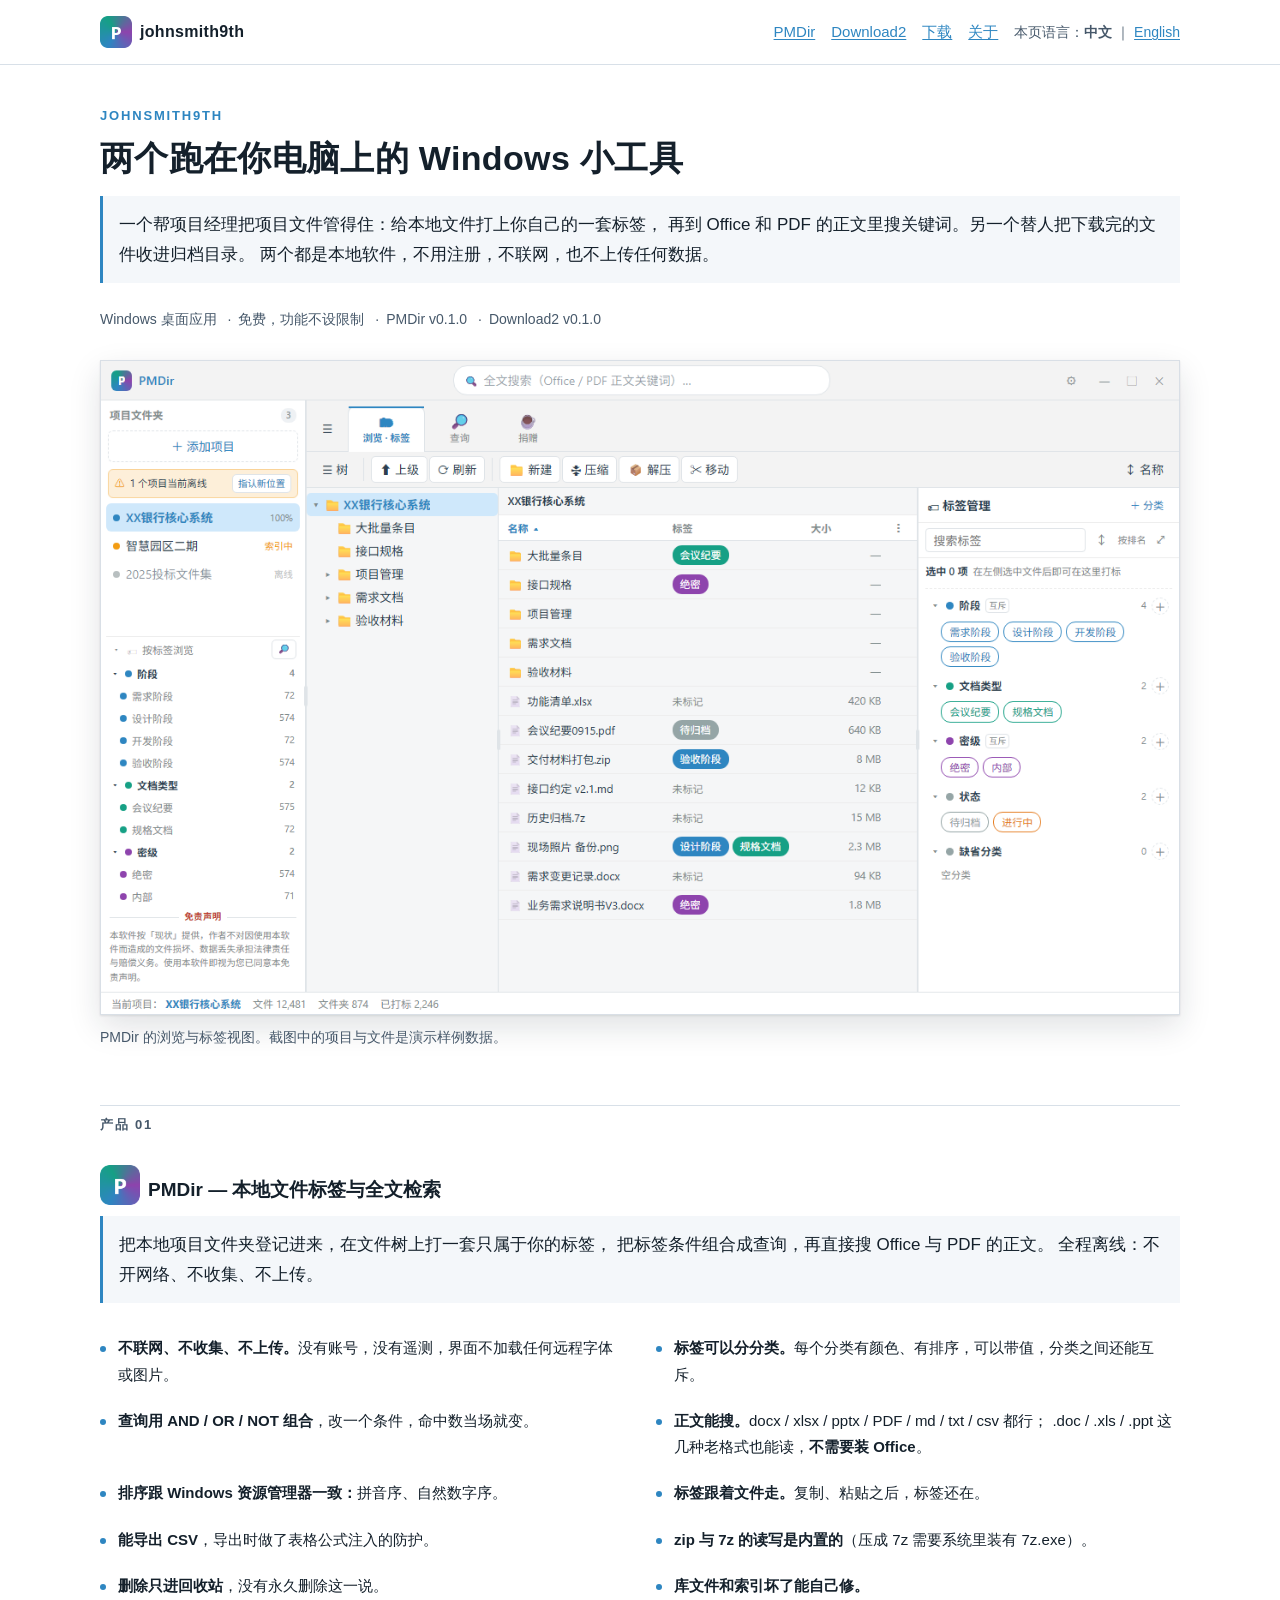
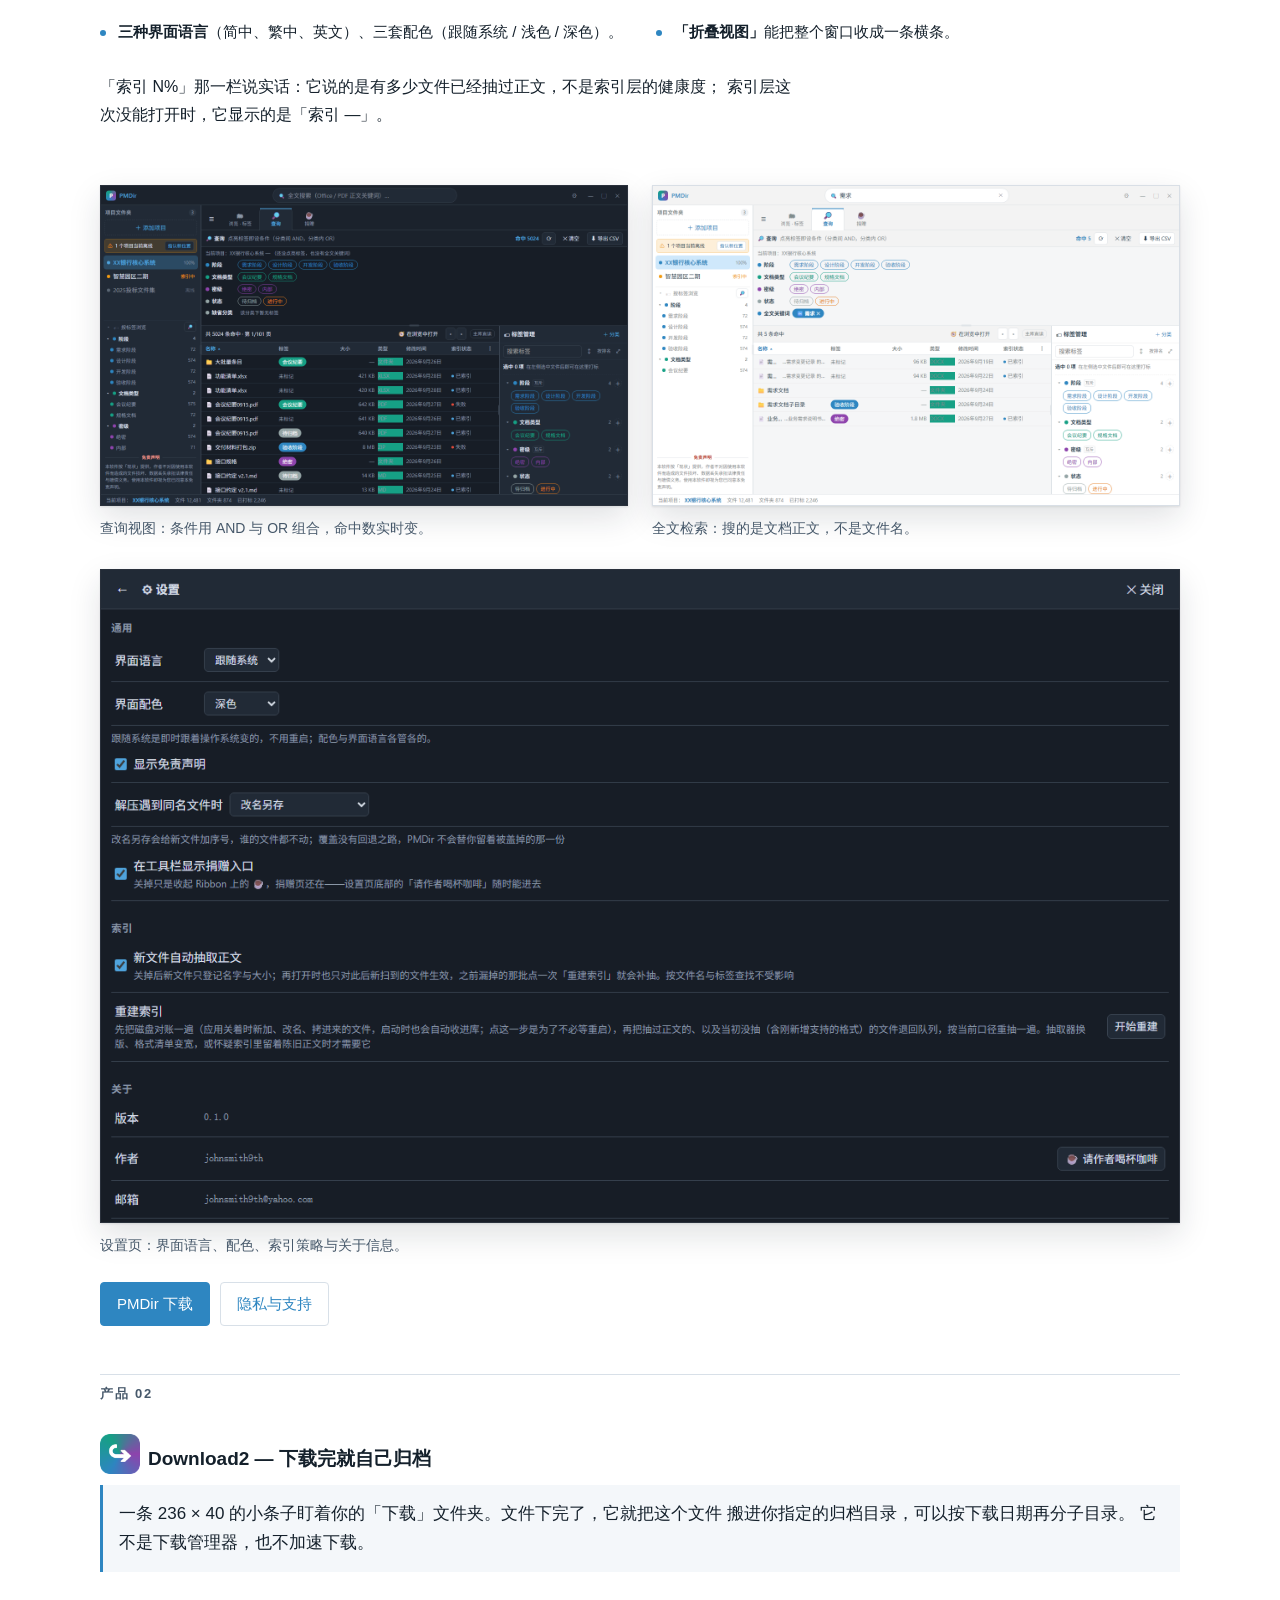
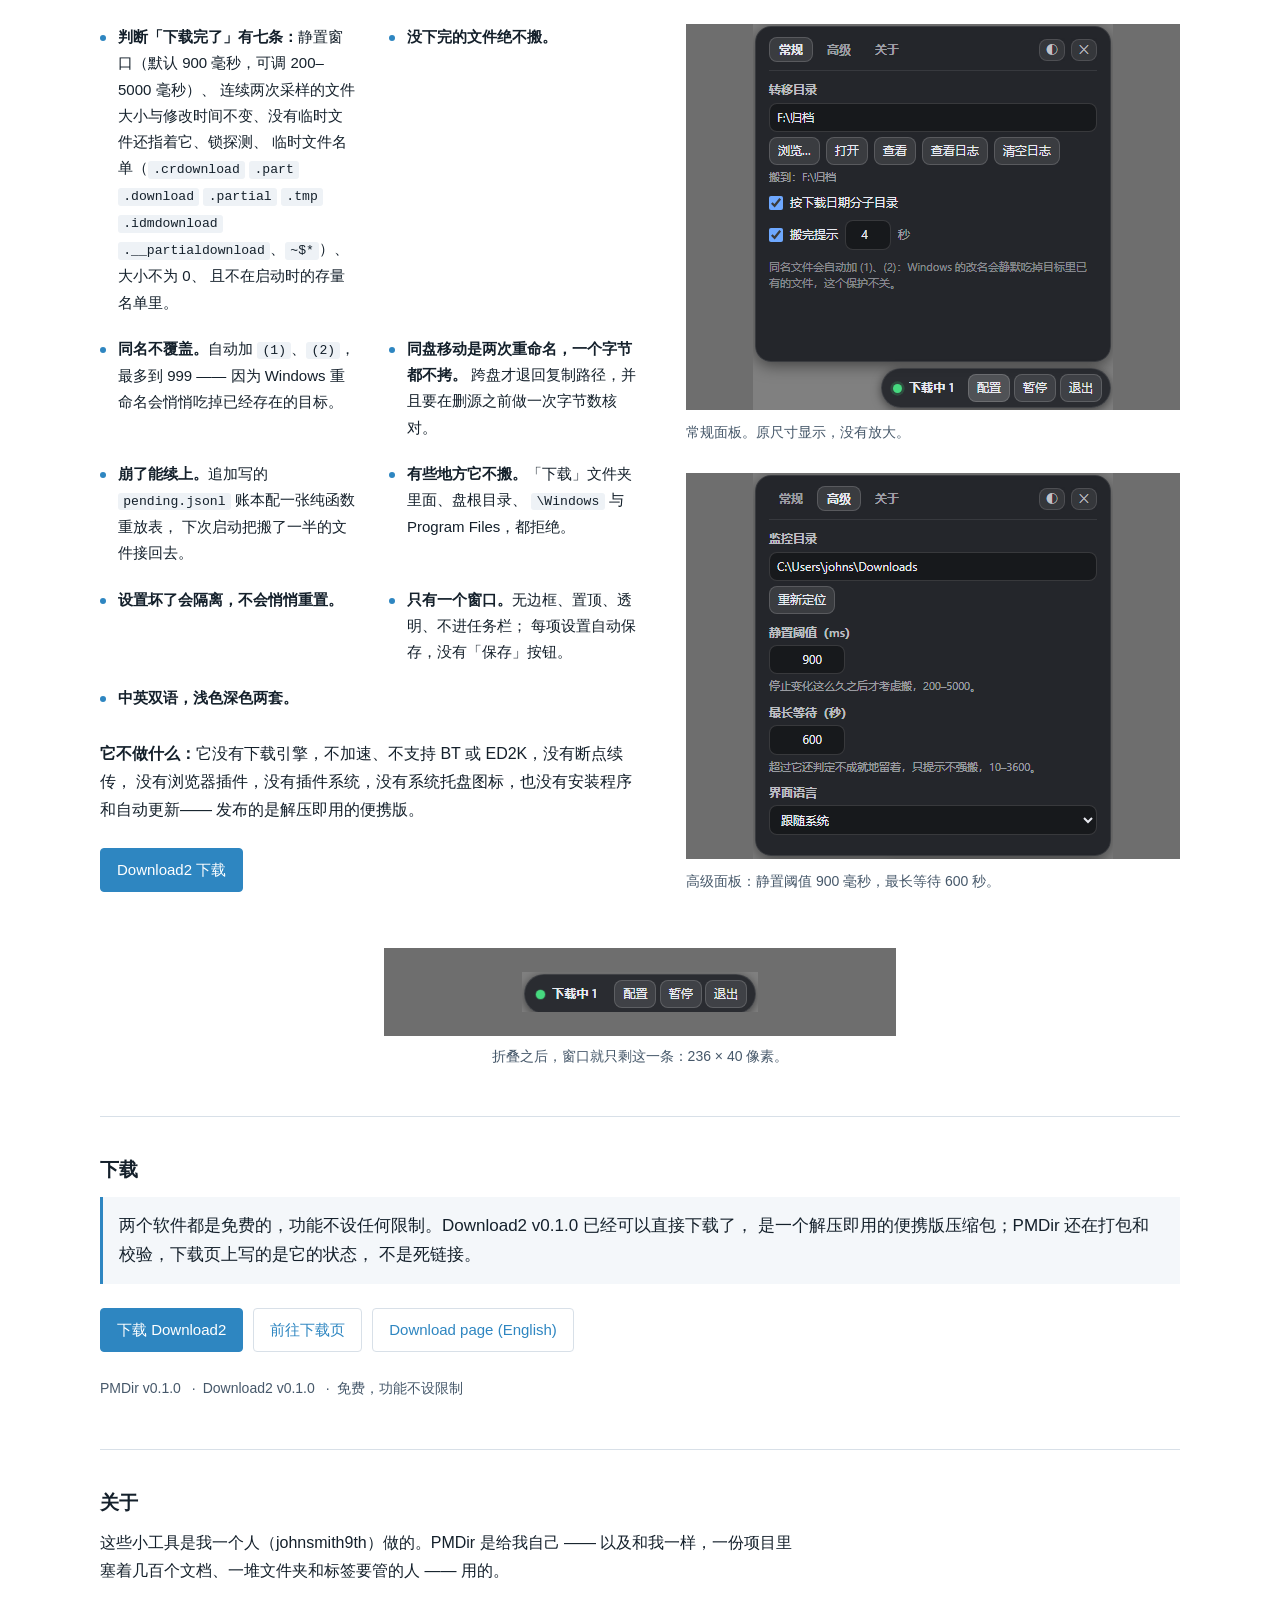
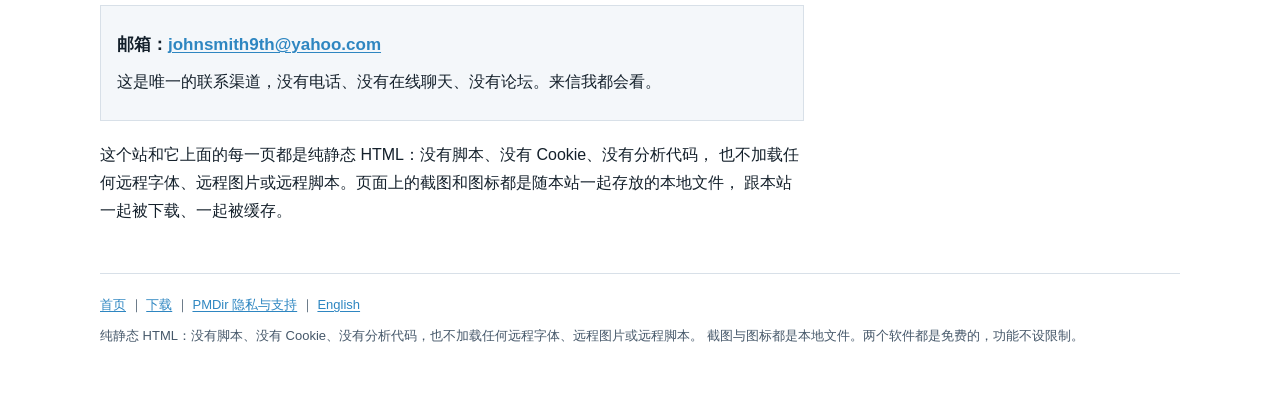
<file: docs/index.html>
<!DOCTYPE html>
<html lang="zh-CN">
  <head>
    <meta charset="utf-8" />
    <meta name="viewport" content="width=device-width, initial-scale=1" />
    <title>johnsmith9th 的小工具 — PMDir 与 Download2</title>
    <meta
      name="description"
      content="两个跑在你自己电脑上的 Windows 小工具：PMDir 给本地文件打标签并做全文检索，Download2 把下载完成的文件自动收进归档目录。免费，功能不设限制。"
    />
    <link rel="stylesheet" href="styles.css" />
  </head>
  <body>
    <header class="site">
      <div class="wrap site__bar">
        <a class="brandmark" href="index.html">
          <img src="assets/pmdir/icon.png" width="32" height="32" alt="" decoding="async" />
          <span>johnsmith9th</span>
        </a>
        <nav class="sitenav" aria-label="站内导航">
          <a href="#pmdir">PMDir</a>
          <a href="#download2">Download2</a>
          <a href="#download">下载</a>
          <a href="#about">关于</a>
          <span class="lang">本页语言：<strong>中文</strong> ｜ <a href="index-en.html">English</a></span>
        </nav>
      </div>
    </header>

    <div class="wrap">
      <section id="top" class="hero">
        <p class="brand">johnsmith9th</p>
        <h1>两个跑在你电脑上的 Windows 小工具</h1>
        <p class="lede">
          一个帮项目经理把项目文件管得住：给本地文件打上你自己的一套标签，
          再到 Office 和 PDF 的正文里搜关键词。另一个替人把下载完的文件收进归档目录。
          两个都是本地软件，不用注册，不联网，也不上传任何数据。
        </p>
        <p class="meta">
          <span>Windows 桌面应用</span> <span>免费，功能不设限制</span>
          <span>PMDir v0.1.0</span> <span>Download2 v0.1.0</span>
        </p>

        <figure class="shotfig">
          <img
            class="shot shot--fill"
            src="assets/pmdir/browse.png"
            width="1258"
            height="762"
            fetchpriority="high"
            decoding="async"
            alt="PMDir 的浏览与标签视图：左侧是项目文件夹与标签面板，中间是文件列表，右侧是标签管理"
          />
          <figcaption>PMDir 的浏览与标签视图。截图中的项目与文件是演示样例数据。</figcaption>
        </figure>
      </section>

      <section id="pmdir" class="section">
        <p class="eyebrow">产品 01</p>
        <h2>
          <img class="hicon" src="assets/pmdir/icon.png" width="40" height="40" alt="" decoding="async" />PMDir — 本地文件标签与全文检索
        </h2>
        <p class="lede">
          把本地项目文件夹登记进来，在文件树上打一套只属于你的标签，
          把标签条件组合成查询，再直接搜 Office 与 PDF 的正文。
          全程离线：不开网络、不收集、不上传。
        </p>

        <ul class="feats">
          <li><strong>不联网、不收集、不上传。</strong>没有账号，没有遥测，界面不加载任何远程字体或图片。</li>
          <li><strong>标签可以分分类。</strong>每个分类有颜色、有排序，可以带值，分类之间还能互斥。</li>
          <li><strong>查询用 AND / OR / NOT 组合</strong>，改一个条件，命中数当场就变。</li>
          <li>
            <strong>正文能搜。</strong>docx / xlsx / pptx / PDF / md / txt / csv 都行；
            .doc / .xls / .ppt 这几种老格式也能读，<strong>不需要装 Office</strong>。
          </li>
          <li><strong>排序跟 Windows 资源管理器一致：</strong>拼音序、自然数字序。</li>
          <li><strong>标签跟着文件走。</strong>复制、粘贴之后，标签还在。</li>
          <li><strong>能导出 CSV</strong>，导出时做了表格公式注入的防护。</li>
          <li><strong>zip 与 7z 的读写是内置的</strong>（压成 7z 需要系统里装有 7z.exe）。</li>
          <li><strong>删除只进回收站</strong>，没有永久删除这一说。</li>
          <li><strong>库文件和索引坏了能自己修。</strong></li>
          <li><strong>三种界面语言</strong>（简中、繁中、英文）、三套配色（跟随系统 / 浅色 / 深色）。</li>
          <li><strong>「折叠视图」</strong>能把整个窗口收成一条横条。</li>
        </ul>

        <p class="prose">
          「索引 N%」那一栏说实话：它说的是有多少文件已经抽过正文，不是索引层的健康度；
          索引层这次没能打开时，它显示的是「索引 —」。
        </p>

        <div class="shotrow">
          <figure class="shotfig">
            <img
              class="shot shot--fill shot--dark"
              src="assets/pmdir/query.png"
              width="1258"
              height="762"
              loading="lazy"
              decoding="async"
              alt="PMDir 的查询视图：标签条件用 AND 与 OR 组合，命中 5024 条，列表右侧带索引状态列"
            />
            <figcaption>查询视图：条件用 AND 与 OR 组合，命中数实时变。</figcaption>
          </figure>
          <figure class="shotfig">
            <img
              class="shot shot--fill"
              src="assets/pmdir/fulltext.png"
              width="1258"
              height="762"
              loading="lazy"
              decoding="async"
              alt="PMDir 的全文检索：搜索“需求”命中 5 条，文件名与类型列里能看到高亮"
            />
            <figcaption>全文检索：搜的是文档正文，不是文件名。</figcaption>
          </figure>
        </div>

        <figure class="shotfig">
          <img
            class="shot shot--fill shot--dark"
            src="assets/pmdir/settings.png"
            width="1258"
            height="762"
            loading="lazy"
            decoding="async"
            alt="PMDir 的设置页：界面语言、界面配色、索引与关于"
          />
          <figcaption>设置页：界面语言、配色、索引策略与关于信息。</figcaption>
        </figure>

        <p class="actions">
          <a class="btn btn--primary" href="downloads.html#dl-pmdir">PMDir 下载</a>
          <a class="btn" href="pmdir/index.html">隐私与支持</a>
        </p>
      </section>

      <section id="download2" class="section">
        <p class="eyebrow">产品 02</p>
        <h2>
          <img class="hicon" src="assets/download2/icon.png" width="40" height="40" alt="" decoding="async" />Download2 — 下载完就自己归档
        </h2>
        <p class="lede">
          一条 236 × 40 的小条子盯着你的「下载」文件夹。文件下完了，它就把这个文件
          搬进你指定的归档目录，可以按下载日期再分子目录。
          它不是下载管理器，也不加速下载。
        </p>

        <div class="split">
          <div>
            <ul class="feats">
              <li>
                <strong>判断「下载完了」有七条：</strong>静置窗口（默认 900 毫秒，可调 200–5000 毫秒）、
                连续两次采样的文件大小与修改时间不变、没有临时文件还指着它、锁探测、
                临时文件名单（<code>.crdownload</code> <code>.part</code> <code>.download</code>
                <code>.partial</code> <code>.tmp</code> <code>.idmdownload</code>
                <code>.__partialdownload</code>、<code>~$*</code>）、大小不为 0、
                且不在启动时的存量名单里。
              </li>
              <li><strong>没下完的文件绝不搬。</strong></li>
              <li>
                <strong>同名不覆盖。</strong>自动加 <code>(1)</code>、<code>(2)</code>，最多到 999 ——
                因为 Windows 重命名会悄悄吃掉已经存在的目标。
              </li>
              <li>
                <strong>同盘移动是两次重命名，一个字节都不拷。</strong>
                跨盘才退回复制路径，并且要在删源之前做一次字节数核对。
              </li>
              <li>
                <strong>崩了能续上。</strong>追加写的 <code>pending.jsonl</code> 账本配一张纯函数重放表，
                下次启动把搬了一半的文件接回去。
              </li>
              <li>
                <strong>有些地方它不搬。</strong>「下载」文件夹里面、盘根目录、
                <code>\Windows</code> 与 Program Files，都拒绝。
              </li>
              <li><strong>设置坏了会隔离，不会悄悄重置。</strong></li>
              <li>
                <strong>只有一个窗口。</strong>无边框、置顶、透明、不进任务栏；
                每项设置自动保存，没有「保存」按钮。
              </li>
              <li><strong>中英双语，浅色深色两套。</strong></li>
            </ul>

            <p class="prose">
              <strong>它不做什么：</strong>它没有下载引擎，不加速、不支持 BT 或 ED2K，没有断点续传，
              没有浏览器插件，没有插件系统，没有系统托盘图标，也没有安装程序和自动更新——
              发布的是解压即用的便携版。
            </p>

            <p class="actions">
              <a class="btn btn--primary" href="downloads.html#dl-download2">Download2 下载</a>
            </p>
          </div>

          <div>
            <figure class="shotfig">
              <div class="shotbox">
                <img
                  src="assets/download2/panel-zh.png"
                  width="360"
                  height="386"
                  loading="lazy"
                  decoding="async"
                  alt="Download2 的常规面板：转移目录、浏览与打开按钮、按下载日期分子目录、搬完提示时长，下方是折叠后的状态条"
                />
              </div>
              <figcaption>常规面板。原尺寸显示，没有放大。</figcaption>
            </figure>

            <figure class="shotfig">
              <div class="shotbox">
                <img
                  src="assets/download2/advanced-zh.png"
                  width="360"
                  height="386"
                  loading="lazy"
                  decoding="async"
                  alt="Download2 的高级面板：监控目录、静置阈值 900 毫秒、最长等待 600 秒、界面语言"
                />
              </div>
              <figcaption>高级面板：静置阈值 900 毫秒，最长等待 600 秒。</figcaption>
            </figure>
          </div>
        </div>

        <figure class="pillfig">
          <div class="shotbox pillfig__box">
            <img
              src="assets/download2/pill-zh.png"
              width="236"
              height="40"
              loading="lazy"
              decoding="async"
              alt="Download2 折叠后的状态条，236 × 40 像素"
            />
          </div>
          <figcaption>折叠之后，窗口就只剩这一条：236 × 40 像素。</figcaption>
        </figure>

      </section>

      <section id="download" class="section">
        <h2>下载</h2>
        <p class="lede">
          两个软件都是免费的，功能不设任何限制。Download2 v0.1.0 已经可以直接下载了，
          是一个解压即用的便携版压缩包；PMDir 还在打包和校验，下载页上写的是它的状态，
          不是死链接。
        </p>
        <p class="actions">
          <a class="btn btn--primary" href="downloads.html#dl-download2">下载 Download2</a>
          <a class="btn" href="downloads.html">前往下载页</a>
          <a class="btn" href="downloads-en.html">Download page (English)</a>
        </p>
        <p class="meta">
          <span>PMDir v0.1.0</span> <span>Download2 v0.1.0</span> <span>免费，功能不设限制</span>
        </p>
      </section>

      <section id="about" class="section">
        <h2>关于</h2>
        <div class="prose">
          <p>
            这些小工具是我一个人（johnsmith9th）做的。PMDir 是给我自己 ——
            以及和我一样，一份项目里塞着几百个文档、一堆文件夹和标签要管的人 —— 用的。
          </p>
          <div class="contact">
            <p class="mail">邮箱：<a href="mailto:johnsmith9th@yahoo.com">johnsmith9th@yahoo.com</a></p>
            <p>这是唯一的联系渠道，没有电话、没有在线聊天、没有论坛。来信我都会看。</p>
          </div>
          <p>
            这个站和它上面的每一页都是纯静态 HTML：没有脚本、没有 Cookie、没有分析代码，
            也不加载任何远程字体、远程图片或远程脚本。页面上的截图和图标都是随本站一起存放的本地文件，
            跟本站一起被下载、一起被缓存。
          </p>
        </div>
      </section>

      <footer class="doc">
        <nav>
          <a href="index.html">首页</a> ｜ <a href="downloads.html">下载</a> ｜
          <a href="pmdir/index.html">PMDir 隐私与支持</a> ｜
          <a href="index-en.html">English</a>
        </nav>
        <p>
          纯静态 HTML：没有脚本、没有 Cookie、没有分析代码，也不加载任何远程字体、远程图片或远程脚本。
          截图与图标都是本地文件。两个软件都是免费的，功能不设限制。
        </p>
      </footer>
    </div>
  </body>
</html>
</file>
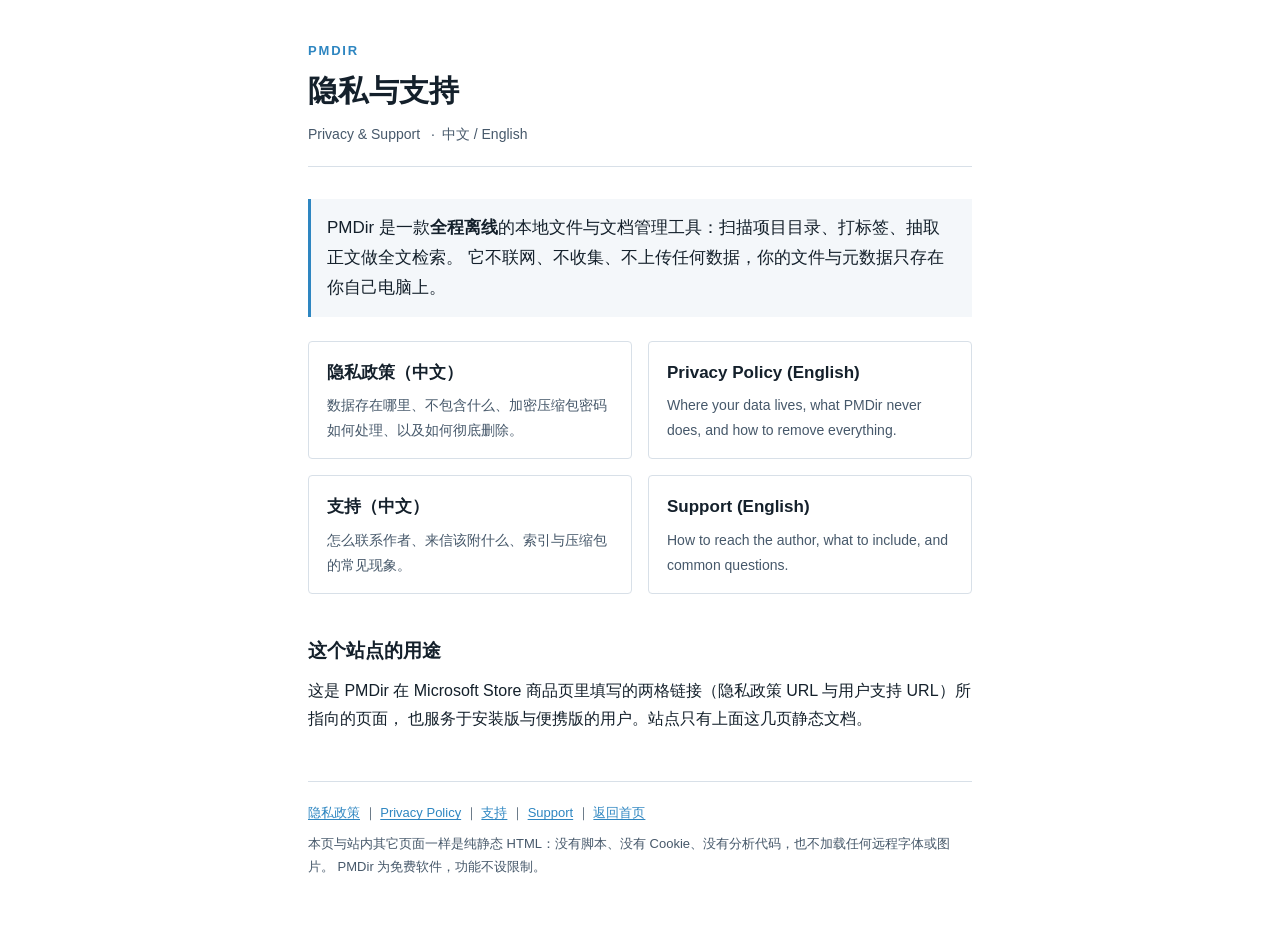
<file: docs/pmdir/index.html>
<!DOCTYPE html>
<html lang="zh-CN">
  <head>
    <meta charset="utf-8" />
    <meta name="viewport" content="width=device-width, initial-scale=1" />
    <title>PMDir 隐私与支持</title>
    <meta
      name="description"
      content="PMDir 的隐私政策与支持渠道，中文与英文。PMDir 是全程离线的本地文件管理工具：不联网、不收集、不上传。"
    />
    <link rel="stylesheet" href="styles.css" />
  </head>
  <body>
    <div class="wrap">
      <header class="doc">
        <p class="brand">PMDir</p>
        <h1>隐私与支持</h1>
        <p class="meta">
          <span>Privacy &amp; Support</span> <span>中文 / English</span>
        </p>
      </header>

      <p class="lede">
        PMDir 是一款<strong>全程离线</strong>的本地文件与文档管理工具：扫描项目目录、打标签、抽取正文做全文检索。
        它不联网、不收集、不上传任何数据，你的文件与元数据只存在你自己电脑上。
      </p>

      <div class="cards">
        <a class="card" href="privacy.html">
          <h2>隐私政策（中文）</h2>
          <p>数据存在哪里、不包含什么、加密压缩包密码如何处理、以及如何彻底删除。</p>
        </a>
        <a class="card" href="privacy-en.html">
          <h2>Privacy Policy (English)</h2>
          <p>Where your data lives, what PMDir never does, and how to remove everything.</p>
        </a>
        <a class="card" href="support.html">
          <h2>支持（中文）</h2>
          <p>怎么联系作者、来信该附什么、索引与压缩包的常见现象。</p>
        </a>
        <a class="card" href="support-en.html">
          <h2>Support (English)</h2>
          <p>How to reach the author, what to include, and common questions.</p>
        </a>
      </div>

      <h2>这个站点的用途</h2>
      <p>
        这是 PMDir 在 Microsoft Store 商品页里填写的两格链接（隐私政策 URL 与用户支持 URL）所指向的页面，
        也服务于安装版与便携版的用户。站点只有上面这几页静态文档。
      </p>

      <footer class="doc">
        <nav>
          <a href="privacy.html">隐私政策</a> ｜ <a href="privacy-en.html">Privacy Policy</a> ｜
          <a href="support.html">支持</a> ｜ <a href="support-en.html">Support</a> ｜
          <a href="../index.html">返回首页</a>
        </nav>
        <p>
          本页与站内其它页面一样是纯静态 HTML：没有脚本、没有 Cookie、没有分析代码，也不加载任何远程字体或图片。
          PMDir 为免费软件，功能不设限制。
        </p>
      </footer>
    </div>
  </body>
</html>
</file>
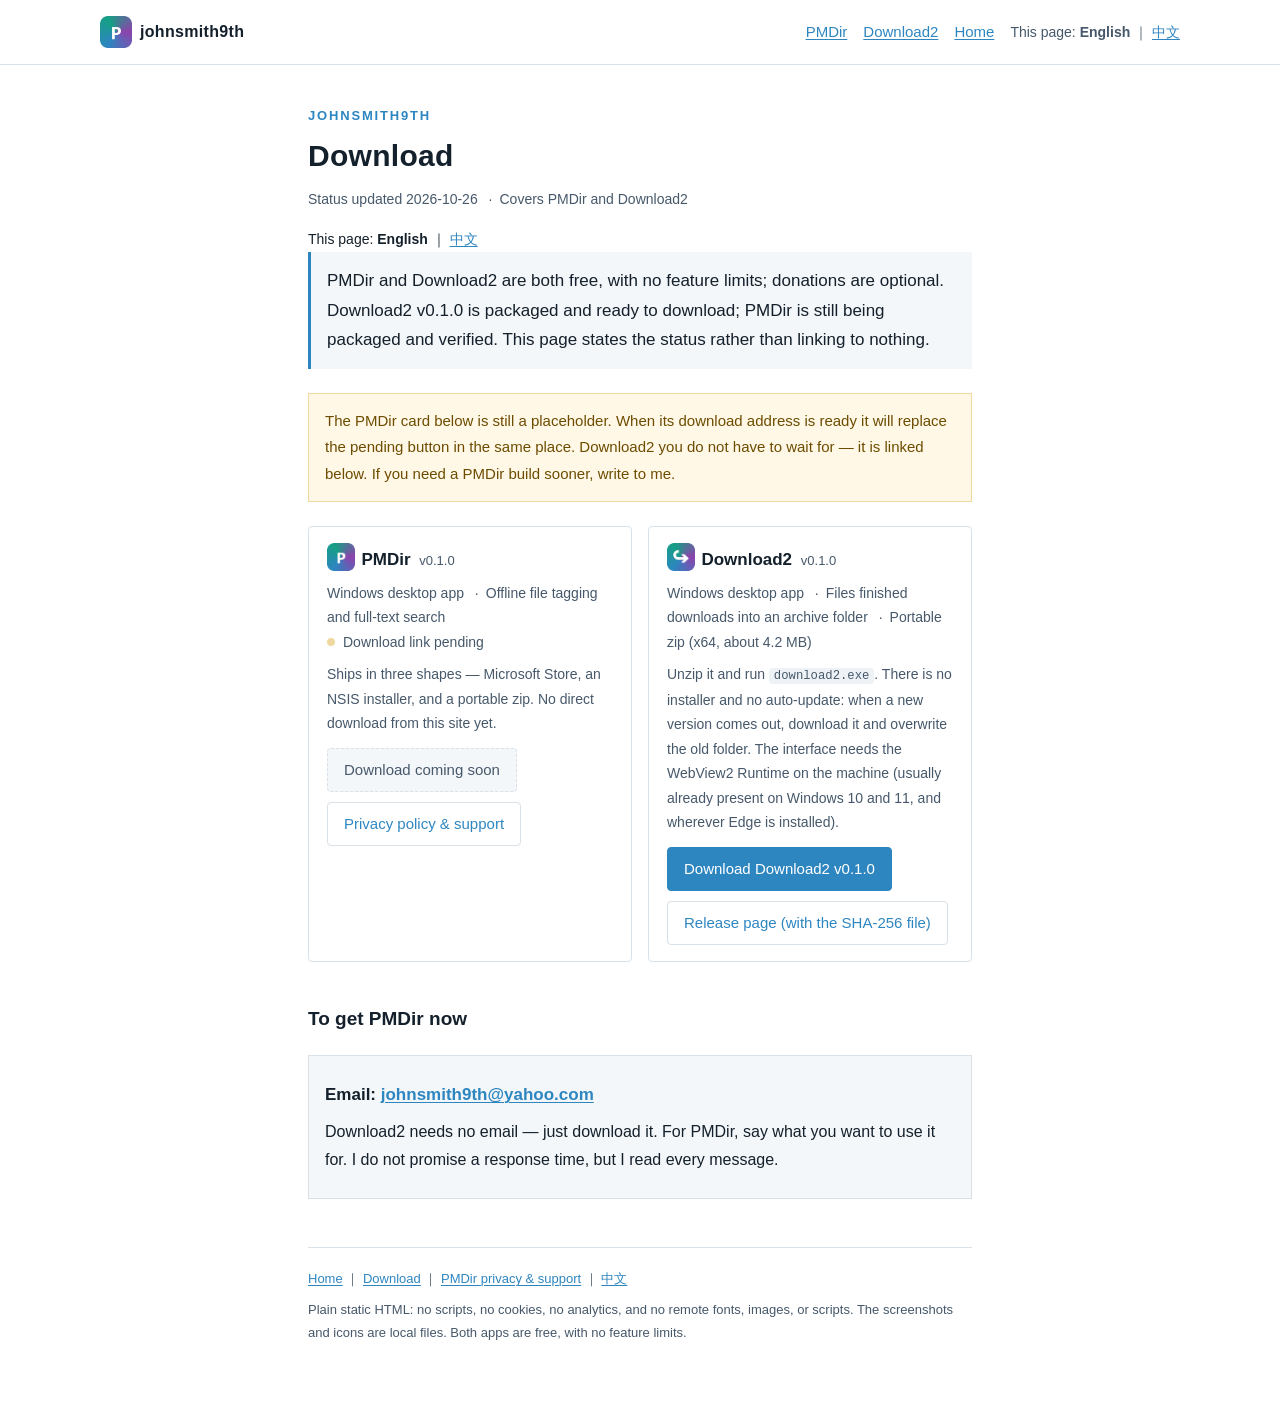
<file: docs/downloads-en.html>
<!DOCTYPE html>
<html lang="en">
  <head>
    <meta charset="utf-8" />
    <meta name="viewport" content="width=device-width, initial-scale=1" />
    <title>Download — PMDir and Download2</title>
    <meta
      name="description"
      content="Download status for PMDir and Download2. Both apps are free with no feature limits; Download2 v0.1.0 is available as a portable zip, while the public PMDir link is still pending."
    />
    <link rel="stylesheet" href="styles.css" />
  </head>
  <body>
    <header class="site">
      <div class="wrap site__bar">
        <a class="brandmark" href="index-en.html">
          <img src="assets/pmdir/icon.png" width="32" height="32" alt="" decoding="async" />
          <span>johnsmith9th</span>
        </a>
        <nav class="sitenav" aria-label="Site navigation">
          <a href="index-en.html#pmdir">PMDir</a>
          <a href="index-en.html#download2">Download2</a>
          <a href="index-en.html">Home</a>
          <span class="lang">This page: <strong>English</strong> ｜ <a href="downloads.html">中文</a></span>
        </nav>
      </div>
    </header>

    <div class="wrap wrap--narrow">
      <p class="brand">johnsmith9th</p>
      <h1>Download</h1>
      <p class="meta">
        <span>Status updated 2026-10-26</span> <span>Covers PMDir and Download2</span>
      </p>
      <p class="lang">This page: <strong>English</strong> ｜ <a href="downloads.html">中文</a></p>

      <p class="lede">
        PMDir and Download2 are both free, with no feature limits; donations are optional.
        Download2 v0.1.0 is packaged and ready to download; PMDir is still being packaged and
        verified. This page states the status rather than linking to nothing.
      </p>

      <div class="note">
        The PMDir card below is still a placeholder. When its download address is ready it will
        replace the pending button in the same place. Download2 you do not have to wait for — it
        is linked below. If you need a PMDir build sooner, write to me.
      </div>

      <div class="cards">
        <div class="card card--pending" id="dl-pmdir">
          <h2>
            <img class="hicon" src="assets/pmdir/icon.png" width="28" height="28" alt="" decoding="async" />PMDir <span class="ver">v0.1.0</span>
          </h2>
          <p class="meta">
            <span>Windows desktop app</span> <span>Offline file tagging and full-text search</span>
          </p>
          <p class="pending"><span class="pending__dot"></span>Download link pending</p>
          <p class="card__note">
            Ships in three shapes — Microsoft Store, an NSIS installer, and a portable zip. No
            direct download from this site yet.
          </p>
          <!-- TODO-RELEASE-URL: replace the pending block below with
               <a class="btn btn--primary" href="PMDIR_RELEASE_URL">Download PMDir v0.1.0</a> -->
          <p class="actions">
            <span class="btn btn--pending" data-release="TODO-RELEASE-URL" aria-disabled="true">Download coming soon</span>
            <a class="btn" href="pmdir/privacy-en.html">Privacy policy &amp; support</a>
          </p>
        </div>

        <div class="card" id="dl-download2">
          <h2>
            <img class="hicon" src="assets/download2/icon.png" width="28" height="28" alt="" decoding="async" />Download2 <span class="ver">v0.1.0</span>
          </h2>
          <p class="meta">
            <span>Windows desktop app</span> <span>Files finished downloads into an archive folder</span>
            <span>Portable zip (x64, about 4.2 MB)</span>
          </p>
          <p class="card__note">
            Unzip it and run <code>download2.exe</code>. There is no installer and no
            auto-update: when a new version comes out, download it and overwrite the old folder.
            The interface needs the WebView2 Runtime on the machine (usually already present on
            Windows 10 and 11, and wherever Edge is installed).
          </p>
          <p class="actions">
            <a
              class="btn btn--primary"
              href="https://github.com/johnsmith9th/download2/releases/download/v0.1.0/download2-0.1.0-windows-x64.zip"
              >Download Download2 v0.1.0</a
            >
            <a
              class="btn"
              href="https://github.com/johnsmith9th/download2/releases/tag/v0.1.0"
              >Release page (with the SHA-256 file)</a
            >
          </p>
        </div>
      </div>

      <h2>To get PMDir now</h2>
      <div class="contact">
        <p class="mail">
          Email: <a href="mailto:johnsmith9th@yahoo.com?subject=PMDir%20download%20request">johnsmith9th@yahoo.com</a>
        </p>
        <p>
          Download2 needs no email — just download it. For PMDir, say what you want to use it
          for. I do not promise a response time, but I read every message.
        </p>
      </div>

      <footer class="doc">
        <nav>
          <a href="index-en.html">Home</a> ｜ <a href="downloads-en.html">Download</a> ｜
          <a href="pmdir/privacy-en.html">PMDir privacy &amp; support</a> ｜
          <a href="index.html">中文</a>
        </nav>
        <p>
          Plain static HTML: no scripts, no cookies, no analytics, and no remote fonts, images,
          or scripts. The screenshots and icons are local files. Both apps are free, with no
          feature limits.
        </p>
      </footer>
    </div>
  </body>
</html>
</file>
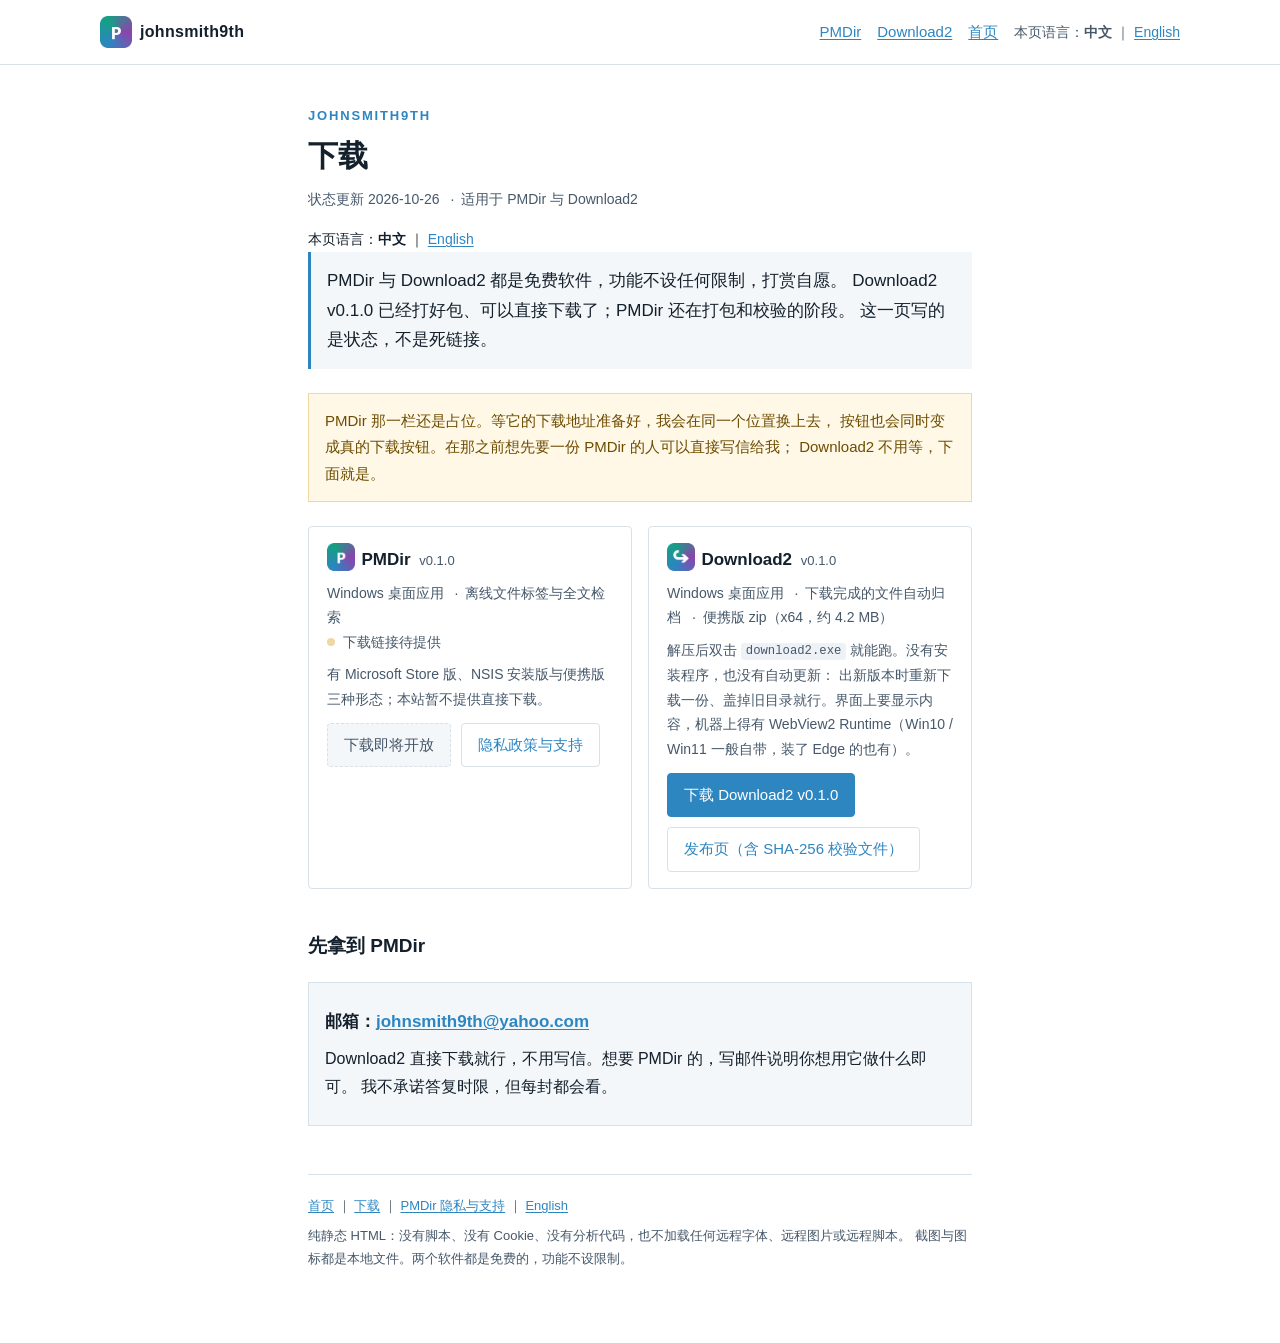
<file: docs/downloads.html>
<!DOCTYPE html>
<html lang="zh-CN">
  <head>
    <meta charset="utf-8" />
    <meta name="viewport" content="width=device-width, initial-scale=1" />
    <title>下载 — PMDir 与 Download2</title>
    <meta
      name="description"
      content="PMDir 与 Download2 的下载状态。两个软件都是免费的，功能不设任何限制；Download2 v0.1.0 已提供便携版压缩包下载，PMDir 的公开链接待提供。"
    />
    <link rel="stylesheet" href="styles.css" />
  </head>
  <body>
    <header class="site">
      <div class="wrap site__bar">
        <a class="brandmark" href="index.html">
          <img src="assets/pmdir/icon.png" width="32" height="32" alt="" decoding="async" />
          <span>johnsmith9th</span>
        </a>
        <nav class="sitenav" aria-label="站内导航">
          <a href="index.html#pmdir">PMDir</a>
          <a href="index.html#download2">Download2</a>
          <a href="index.html">首页</a>
          <span class="lang">本页语言：<strong>中文</strong> ｜ <a href="downloads-en.html">English</a></span>
        </nav>
      </div>
    </header>

    <div class="wrap wrap--narrow">
      <p class="brand">johnsmith9th</p>
      <h1>下载</h1>
      <p class="meta">
        <span>状态更新 2026-10-26</span> <span>适用于 PMDir 与 Download2</span>
      </p>
      <p class="lang">本页语言：<strong>中文</strong> ｜ <a href="downloads-en.html">English</a></p>

      <p class="lede">
        PMDir 与 Download2 都是免费软件，功能不设任何限制，打赏自愿。
        Download2 v0.1.0 已经打好包、可以直接下载了；PMDir 还在打包和校验的阶段。
        这一页写的是状态，不是死链接。
      </p>

      <div class="note">
        PMDir 那一栏还是占位。等它的下载地址准备好，我会在同一个位置换上去，
        按钮也会同时变成真的下载按钮。在那之前想先要一份 PMDir 的人可以直接写信给我；
        Download2 不用等，下面就是。
      </div>

      <div class="cards">
        <div class="card card--pending" id="dl-pmdir">
          <h2>
            <img class="hicon" src="assets/pmdir/icon.png" width="28" height="28" alt="" decoding="async" />PMDir <span class="ver">v0.1.0</span>
          </h2>
          <p class="meta">
            <span>Windows 桌面应用</span> <span>离线文件标签与全文检索</span>
          </p>
          <p class="pending"><span class="pending__dot"></span>下载链接待提供</p>
          <p class="card__note">有 Microsoft Store 版、NSIS 安装版与便携版三种形态；本站暂不提供直接下载。</p>
          <!-- TODO-RELEASE-URL: 发布时把下面的 .pending 整块换成
               <a class="btn btn--primary" href="PMDIR_RELEASE_URL">下载 PMDir v0.1.0</a> -->
          <p class="actions">
            <span class="btn btn--pending" data-release="TODO-RELEASE-URL" aria-disabled="true">下载即将开放</span>
            <a class="btn" href="pmdir/index.html">隐私政策与支持</a>
          </p>
        </div>

        <div class="card" id="dl-download2">
          <h2>
            <img class="hicon" src="assets/download2/icon.png" width="28" height="28" alt="" decoding="async" />Download2 <span class="ver">v0.1.0</span>
          </h2>
          <p class="meta">
            <span>Windows 桌面应用</span> <span>下载完成的文件自动归档</span>
            <span>便携版 zip（x64，约 4.2 MB）</span>
          </p>
          <p class="card__note">
            解压后双击 <code>download2.exe</code> 就能跑。没有安装程序，也没有自动更新：
            出新版本时重新下载一份、盖掉旧目录就行。界面上要显示内容，机器上得有
            WebView2 Runtime（Win10 / Win11 一般自带，装了 Edge 的也有）。
          </p>
          <p class="actions">
            <a
              class="btn btn--primary"
              href="https://github.com/johnsmith9th/download2/releases/download/v0.1.0/download2-0.1.0-windows-x64.zip"
              >下载 Download2 v0.1.0</a
            >
            <a
              class="btn"
              href="https://github.com/johnsmith9th/download2/releases/tag/v0.1.0"
              >发布页（含 SHA-256 校验文件）</a
            >
          </p>
        </div>
      </div>

      <h2>先拿到 PMDir</h2>
      <div class="contact">
        <p class="mail">
          邮箱：<a href="mailto:johnsmith9th@yahoo.com?subject=PMDir%20%E4%B8%8B%E8%BD%BD%E6%84%8F%E5%90%91">johnsmith9th@yahoo.com</a>
        </p>
        <p>
          Download2 直接下载就行，不用写信。想要 PMDir 的，写邮件说明你想用它做什么即可。
          我不承诺答复时限，但每封都会看。
        </p>
      </div>

      <footer class="doc">
        <nav>
          <a href="index.html">首页</a> ｜ <a href="downloads.html">下载</a> ｜
          <a href="pmdir/index.html">PMDir 隐私与支持</a> ｜
          <a href="index-en.html">English</a>
        </nav>
        <p>
          纯静态 HTML：没有脚本、没有 Cookie、没有分析代码，也不加载任何远程字体、远程图片或远程脚本。
          截图与图标都是本地文件。两个软件都是免费的，功能不设限制。
        </p>
      </footer>
    </div>
  </body>
</html>
</file>
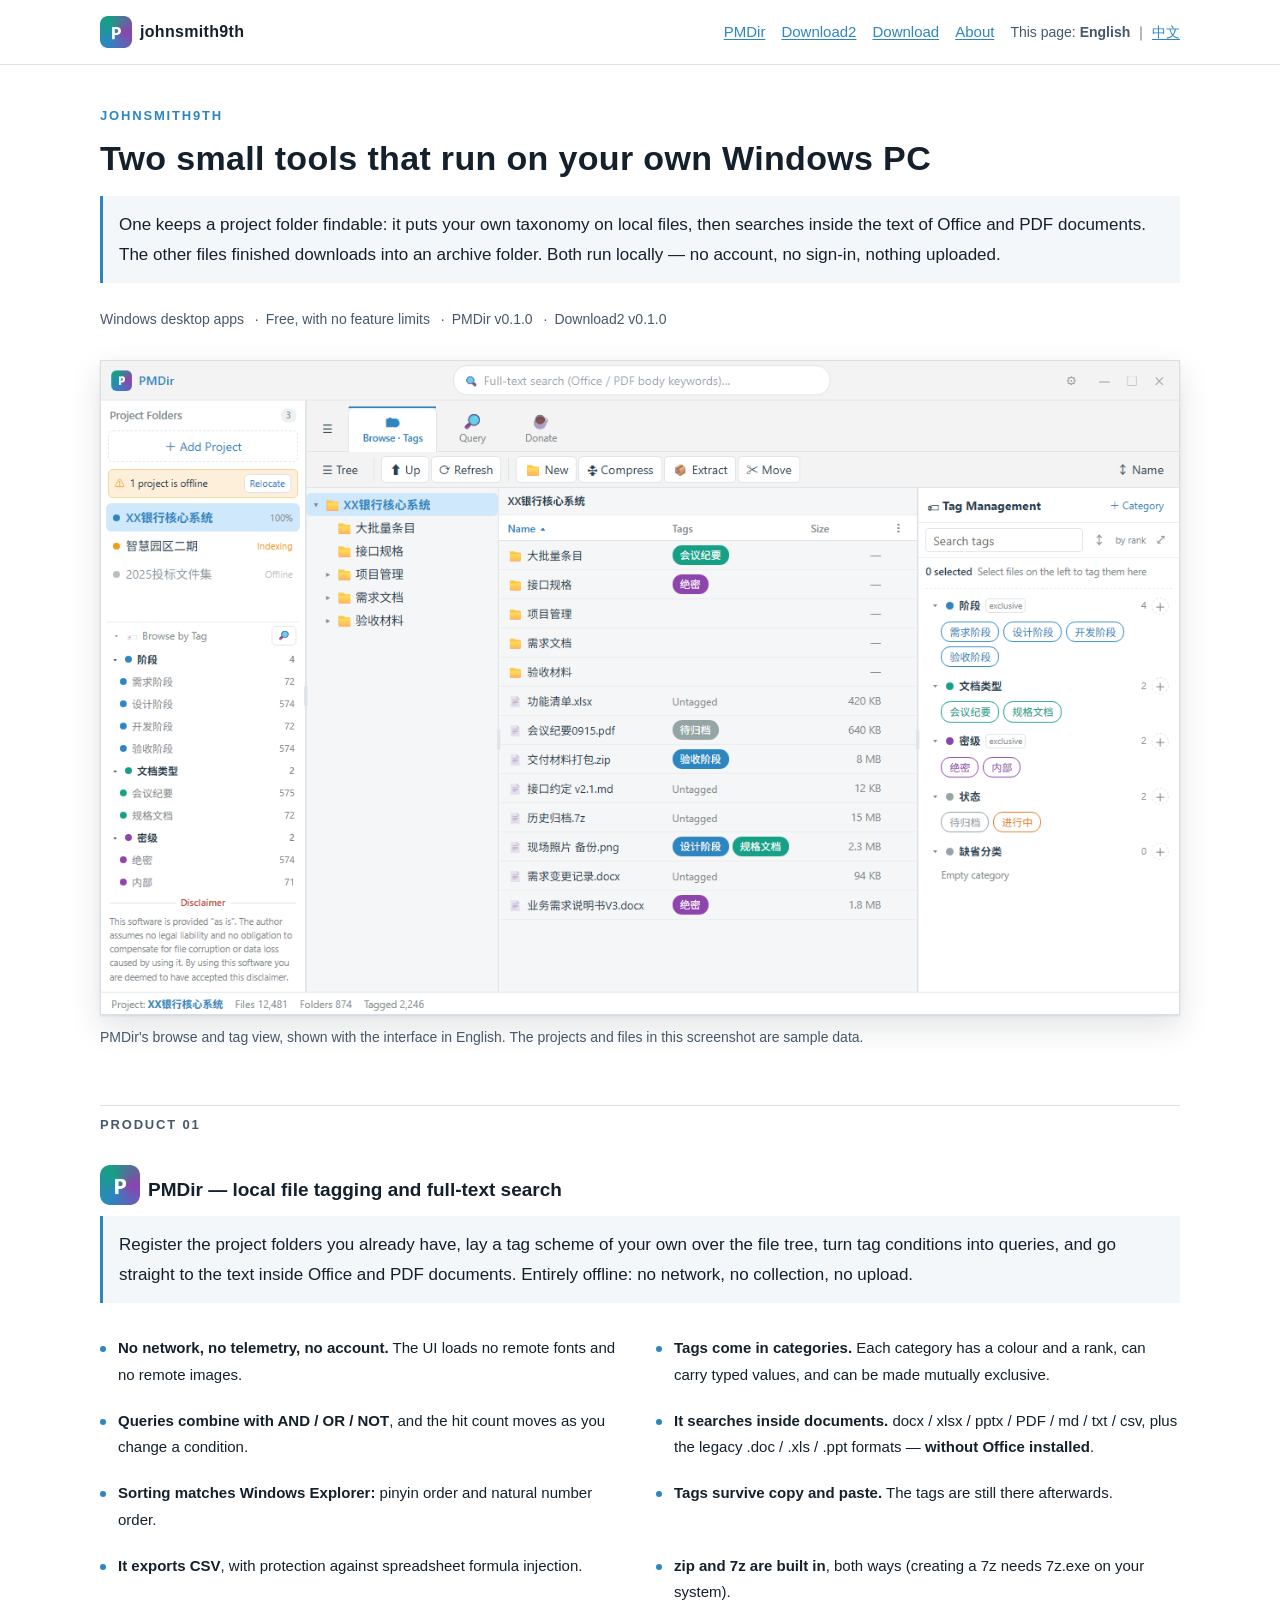
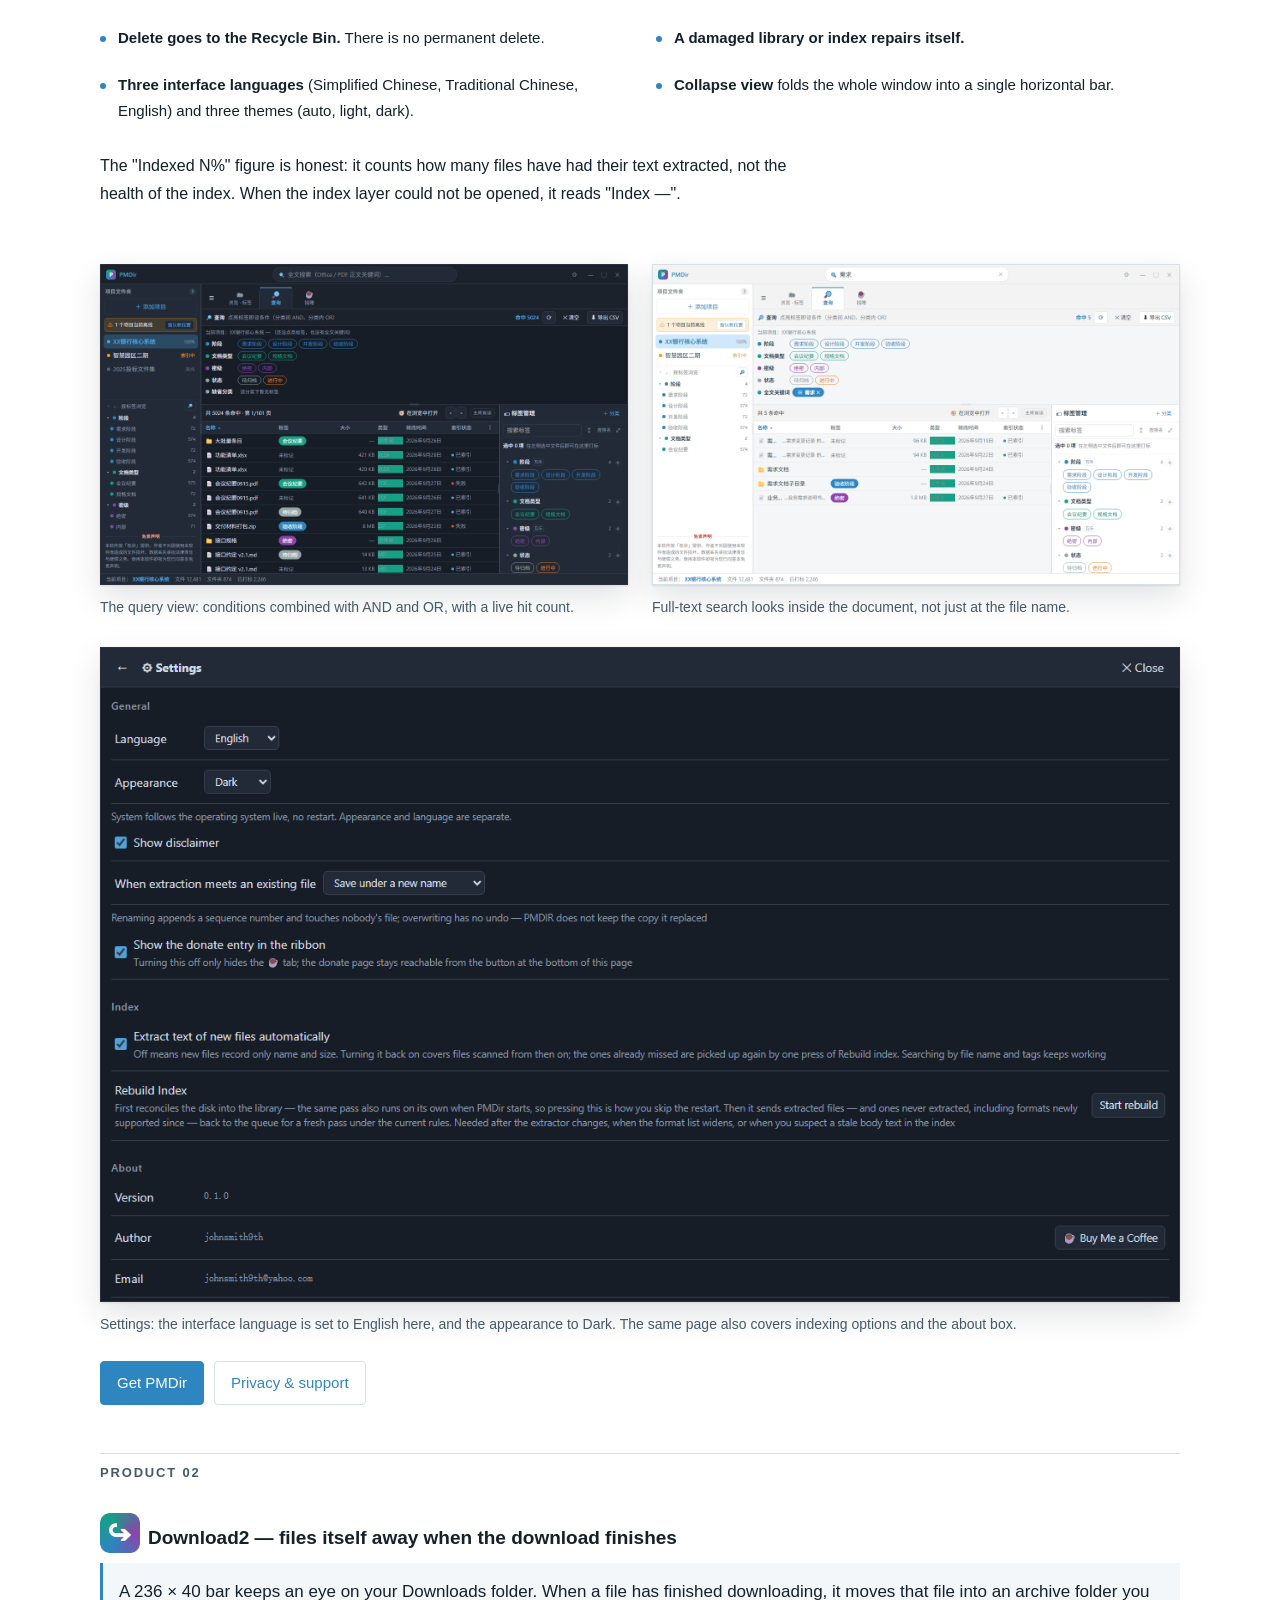
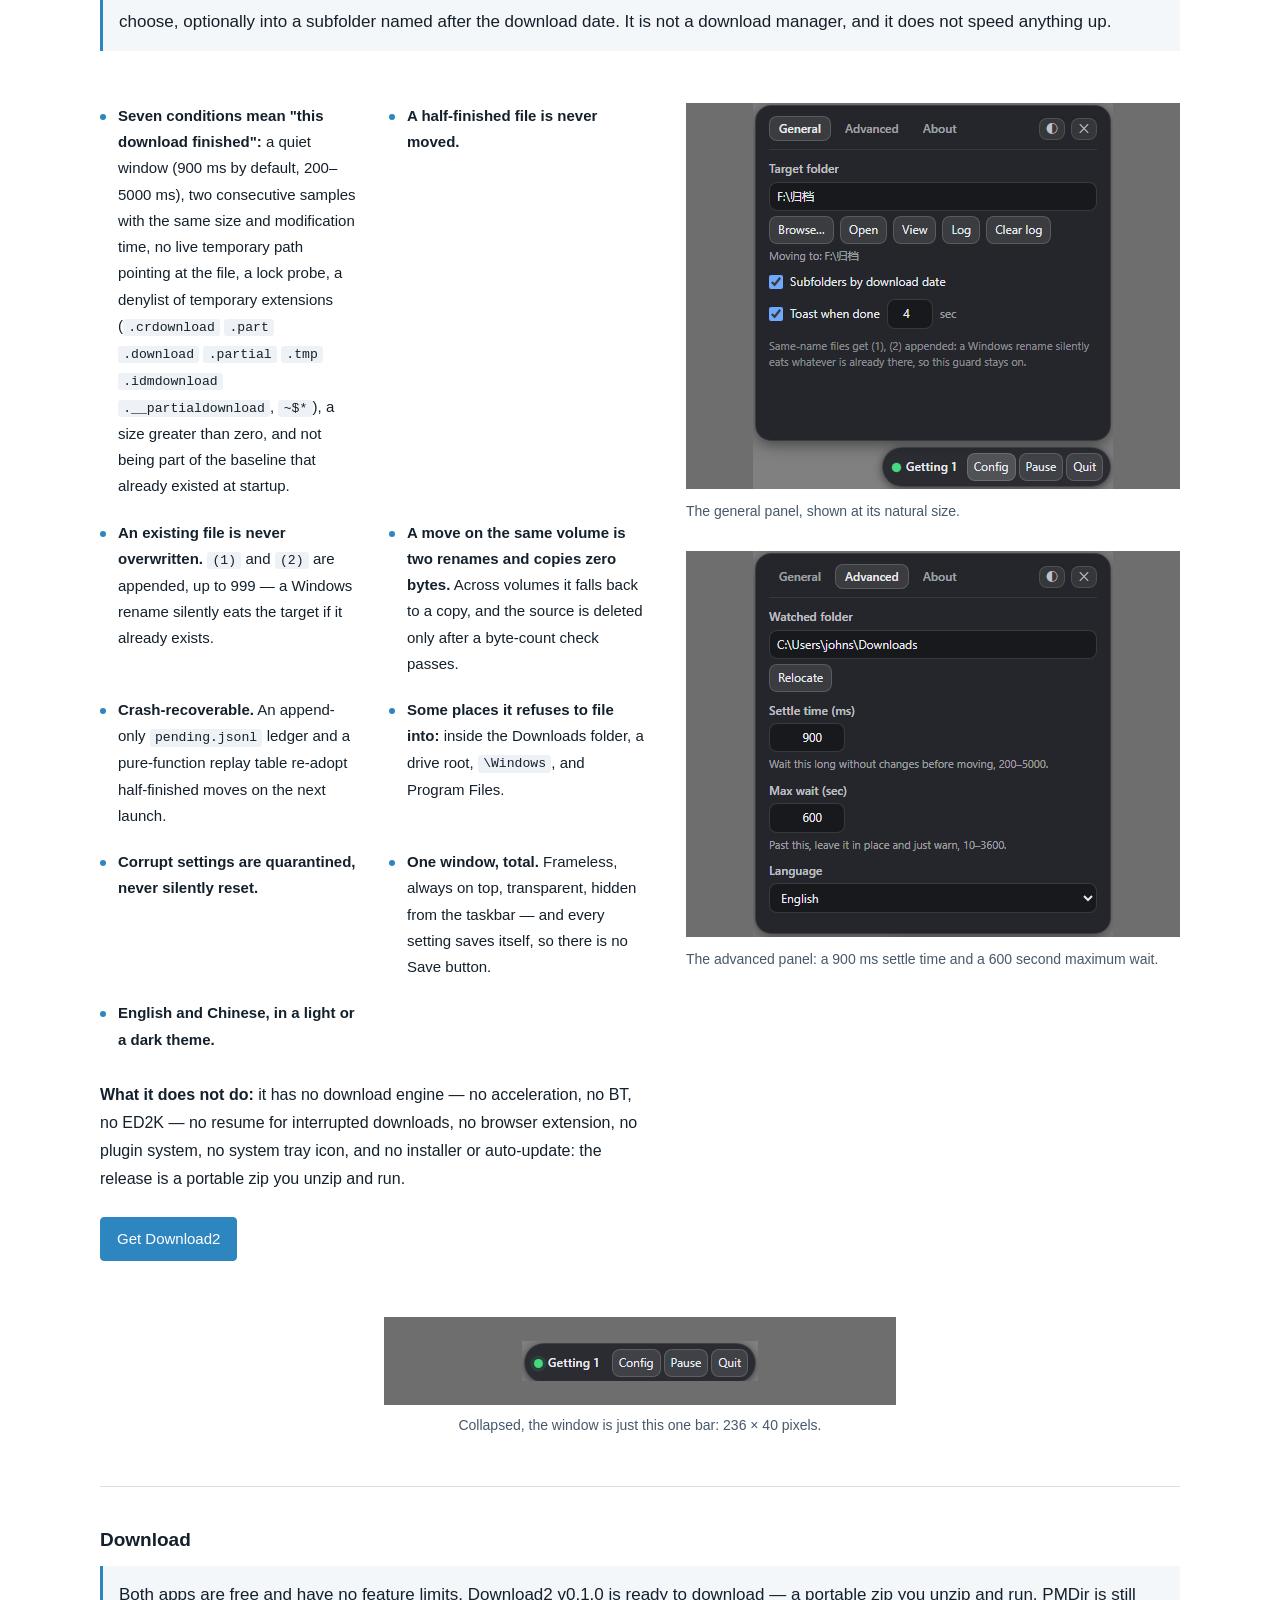
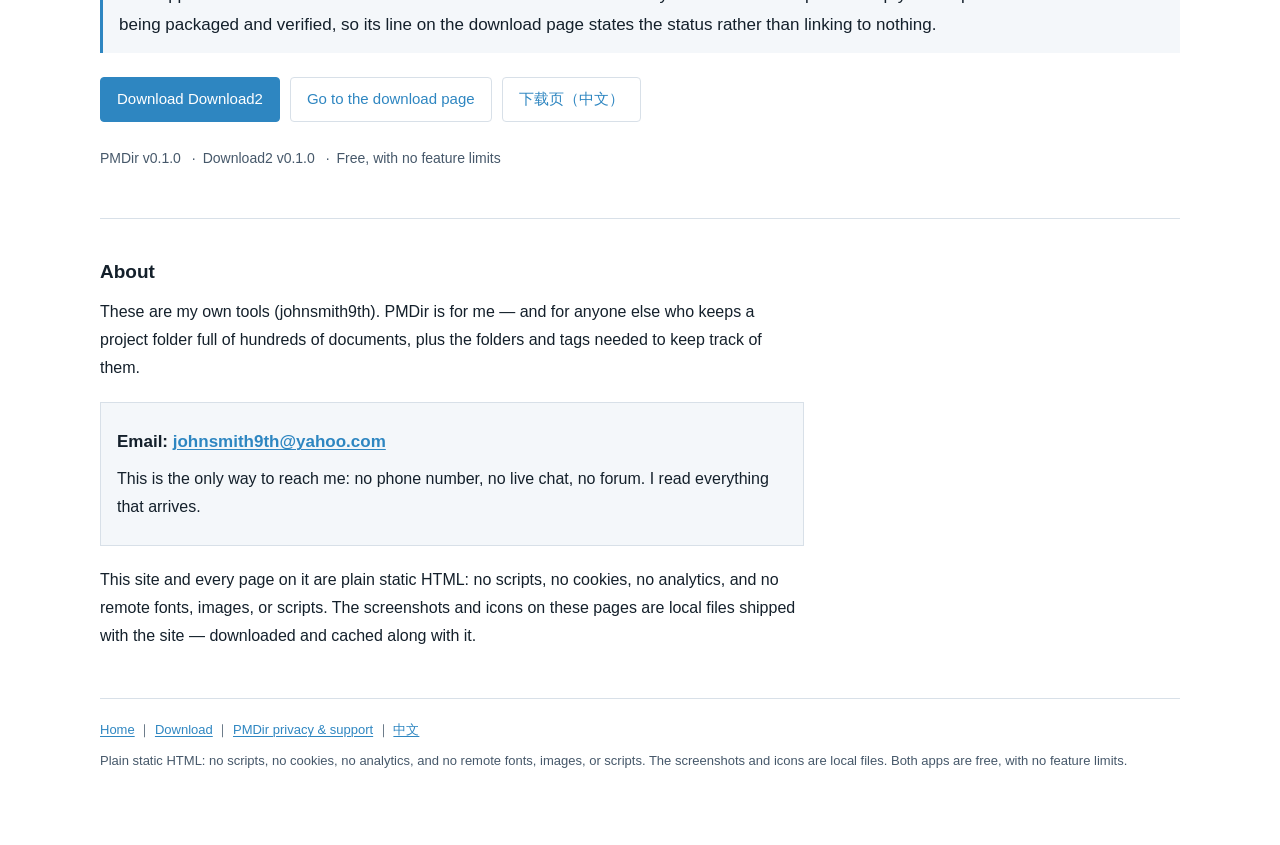
<file: docs/index-en.html>
<!DOCTYPE html>
<html lang="en">
  <head>
    <meta charset="utf-8" />
    <meta name="viewport" content="width=device-width, initial-scale=1" />
    <title>johnsmith9th's tools — PMDir and Download2</title>
    <meta
      name="description"
      content="Two small Windows tools that run on your own PC: PMDir tags local files and searches inside their text, Download2 files finished downloads into an archive folder. Free, with no feature limits."
    />
    <link rel="stylesheet" href="styles.css" />
  </head>
  <body>
    <header class="site">
      <div class="wrap site__bar">
        <a class="brandmark" href="index-en.html">
          <img src="assets/pmdir/icon.png" width="32" height="32" alt="" decoding="async" />
          <span>johnsmith9th</span>
        </a>
        <nav class="sitenav" aria-label="Site navigation">
          <a href="#pmdir">PMDir</a>
          <a href="#download2">Download2</a>
          <a href="#download">Download</a>
          <a href="#about">About</a>
          <span class="lang">This page: <strong>English</strong> ｜ <a href="index.html">中文</a></span>
        </nav>
      </div>
    </header>

    <div class="wrap">
      <section id="top" class="hero">
        <p class="brand">johnsmith9th</p>
        <h1>Two small tools that run on your own Windows PC</h1>
        <p class="lede">
          One keeps a project folder findable: it puts your own taxonomy on local files,
          then searches inside the text of Office and PDF documents. The other files
          finished downloads into an archive folder. Both run locally — no account,
          no sign-in, nothing uploaded.
        </p>
        <p class="meta">
          <span>Windows desktop apps</span> <span>Free, with no feature limits</span>
          <span>PMDir v0.1.0</span> <span>Download2 v0.1.0</span>
        </p>

        <figure class="shotfig">
          <img
            class="shot shot--fill"
            src="assets/pmdir/browse-en.png"
            width="1258"
            height="762"
            fetchpriority="high"
            decoding="async"
            alt="PMDir's browse and tag view, with the interface in English: project folders and tag categories on the left, the file list in the middle, tag management on the right"
          />
          <figcaption>
            PMDir's browse and tag view, shown with the interface in English. The projects and
            files in this screenshot are sample data.
          </figcaption>
        </figure>
      </section>

      <section id="pmdir" class="section">
        <p class="eyebrow">Product 01</p>
        <h2>
          <img class="hicon" src="assets/pmdir/icon.png" width="40" height="40" alt="" decoding="async" />PMDir — local file tagging and full-text search
        </h2>
        <p class="lede">
          Register the project folders you already have, lay a tag scheme of your own over
          the file tree, turn tag conditions into queries, and go straight to the text
          inside Office and PDF documents. Entirely offline: no network, no collection,
          no upload.
        </p>

        <ul class="feats">
          <li><strong>No network, no telemetry, no account.</strong> The UI loads no remote fonts and no remote images.</li>
          <li><strong>Tags come in categories.</strong> Each category has a colour and a rank, can carry typed values, and can be made mutually exclusive.</li>
          <li><strong>Queries combine with AND / OR / NOT</strong>, and the hit count moves as you change a condition.</li>
          <li>
            <strong>It searches inside documents.</strong> docx / xlsx / pptx / PDF / md / txt / csv,
            plus the legacy .doc / .xls / .ppt formats — <strong>without Office installed</strong>.
          </li>
          <li><strong>Sorting matches Windows Explorer:</strong> pinyin order and natural number order.</li>
          <li><strong>Tags survive copy and paste.</strong> The tags are still there afterwards.</li>
          <li><strong>It exports CSV</strong>, with protection against spreadsheet formula injection.</li>
          <li><strong>zip and 7z are built in</strong>, both ways (creating a 7z needs 7z.exe on your system).</li>
          <li><strong>Delete goes to the Recycle Bin.</strong> There is no permanent delete.</li>
          <li><strong>A damaged library or index repairs itself.</strong></li>
          <li><strong>Three interface languages</strong> (Simplified Chinese, Traditional Chinese, English) and three themes (auto, light, dark).</li>
          <li><strong>Collapse view</strong> folds the whole window into a single horizontal bar.</li>
        </ul>

        <p class="prose">
          The "Indexed N%" figure is honest: it counts how many files have had their text
          extracted, not the health of the index. When the index layer could not be opened,
          it reads "Index —".
        </p>

        <div class="shotrow">
          <figure class="shotfig">
            <img
              class="shot shot--fill shot--dark"
              src="assets/pmdir/query.png"
              width="1258"
              height="762"
              loading="lazy"
              decoding="async"
              alt="PMDir's query view: tag conditions combined with AND and OR, 5024 hits, with an index-status column on the right"
            />
            <figcaption>The query view: conditions combined with AND and OR, with a live hit count.</figcaption>
          </figure>
          <figure class="shotfig">
            <img
              class="shot shot--fill"
              src="assets/pmdir/fulltext.png"
              width="1258"
              height="762"
              loading="lazy"
              decoding="async"
              alt="PMDir's full-text search: one keyword, 5 hits, with the match highlighted in the name and type columns"
            />
            <figcaption>Full-text search looks inside the document, not just at the file name.</figcaption>
          </figure>
        </div>

        <figure class="shotfig">
          <img
            class="shot shot--fill shot--dark"
            src="assets/pmdir/settings-en.png"
            width="1258"
            height="762"
            loading="lazy"
            decoding="async"
            alt="PMDir's settings page in English: the interface language is set to English and the appearance to Dark"
          />
          <figcaption>
            Settings: the interface language is set to English here, and the appearance to Dark.
            The same page also covers indexing options and the about box.
          </figcaption>
        </figure>

        <p class="actions">
          <a class="btn btn--primary" href="downloads-en.html#dl-pmdir">Get PMDir</a>
          <a class="btn" href="pmdir/privacy-en.html">Privacy &amp; support</a>
        </p>
      </section>

      <section id="download2" class="section">
        <p class="eyebrow">Product 02</p>
        <h2>
          <img class="hicon" src="assets/download2/icon.png" width="40" height="40" alt="" decoding="async" />Download2 — files itself away when the download finishes
        </h2>
        <p class="lede">
          A 236 × 40 bar keeps an eye on your Downloads folder. When a file has finished
          downloading, it moves that file into an archive folder you choose, optionally
          into a subfolder named after the download date. It is not a download manager,
          and it does not speed anything up.
        </p>

        <div class="split">
          <div>
            <ul class="feats">
              <li>
                <strong>Seven conditions mean "this download finished":</strong> a quiet window
                (900 ms by default, 200–5000 ms), two consecutive samples with the same size and
                modification time, no live temporary path pointing at the file, a lock probe,
                a denylist of temporary extensions (<code>.crdownload</code> <code>.part</code>
                <code>.download</code> <code>.partial</code> <code>.tmp</code>
                <code>.idmdownload</code> <code>.__partialdownload</code>, <code>~$*</code>),
                a size greater than zero, and not being part of the baseline that already
                existed at startup.
              </li>
              <li><strong>A half-finished file is never moved.</strong></li>
              <li>
                <strong>An existing file is never overwritten.</strong> <code>(1)</code> and
                <code>(2)</code> are appended, up to 999 — a Windows rename silently eats the
                target if it already exists.
              </li>
              <li>
                <strong>A move on the same volume is two renames and copies zero bytes.</strong>
                Across volumes it falls back to a copy, and the source is deleted only after a
                byte-count check passes.
              </li>
              <li>
                <strong>Crash-recoverable.</strong> An append-only <code>pending.jsonl</code> ledger
                and a pure-function replay table re-adopt half-finished moves on the next launch.
              </li>
              <li>
                <strong>Some places it refuses to file into:</strong> inside the Downloads folder,
                a drive root, <code>\Windows</code>, and Program Files.
              </li>
              <li><strong>Corrupt settings are quarantined, never silently reset.</strong></li>
              <li>
                <strong>One window, total.</strong> Frameless, always on top, transparent, hidden
                from the taskbar — and every setting saves itself, so there is no Save button.
              </li>
              <li><strong>English and Chinese, in a light or a dark theme.</strong></li>
            </ul>

            <p class="prose">
              <strong>What it does not do:</strong> it has no download engine — no acceleration,
              no BT, no ED2K — no resume for interrupted downloads, no browser extension, no
              plugin system, no system tray icon, and no installer or auto-update: the release
              is a portable zip you unzip and run.
            </p>

            <p class="actions">
              <a class="btn btn--primary" href="downloads-en.html#dl-download2">Get Download2</a>
            </p>
          </div>

          <div>
            <figure class="shotfig">
              <div class="shotbox">
                <img
                  src="assets/download2/panel-en.png"
                  width="360"
                  height="386"
                  loading="lazy"
                  decoding="async"
                  alt="Download2's general panel: target folder, browse and open buttons, subfolders by download date, toast duration, with the collapsed bar below"
                />
              </div>
              <figcaption>The general panel, shown at its natural size.</figcaption>
            </figure>

            <figure class="shotfig">
              <div class="shotbox">
                <img
                  src="assets/download2/advanced-en.png"
                  width="360"
                  height="386"
                  loading="lazy"
                  decoding="async"
                  alt="Download2's advanced panel: watched folder, settle time 900 ms, max wait 600 seconds, and interface language"
                />
              </div>
              <figcaption>The advanced panel: a 900 ms settle time and a 600 second maximum wait.</figcaption>
            </figure>
          </div>
        </div>

        <figure class="pillfig">
          <div class="shotbox pillfig__box">
            <img
              src="assets/download2/pill-en.png"
              width="236"
              height="40"
              loading="lazy"
              decoding="async"
              alt="Download2's collapsed status bar, 236 × 40 pixels"
            />
          </div>
          <figcaption>Collapsed, the window is just this one bar: 236 × 40 pixels.</figcaption>
        </figure>

      </section>

      <section id="download" class="section">
        <h2>Download</h2>
        <p class="lede">
          Both apps are free and have no feature limits. Download2 v0.1.0 is ready to download —
          a portable zip you unzip and run. PMDir is still being packaged and verified, so its
          line on the download page states the status rather than linking to nothing.
        </p>
        <p class="actions">
          <a class="btn btn--primary" href="downloads-en.html#dl-download2">Download Download2</a>
          <a class="btn" href="downloads-en.html">Go to the download page</a>
          <a class="btn" href="downloads.html">下载页（中文）</a>
        </p>
        <p class="meta">
          <span>PMDir v0.1.0</span> <span>Download2 v0.1.0</span> <span>Free, with no feature limits</span>
        </p>
      </section>

      <section id="about" class="section">
        <h2>About</h2>
        <div class="prose">
          <p>
            These are my own tools (johnsmith9th). PMDir is for me — and for anyone else who
            keeps a project folder full of hundreds of documents, plus the folders and tags
            needed to keep track of them.
          </p>
          <div class="contact">
            <p class="mail">Email: <a href="mailto:johnsmith9th@yahoo.com">johnsmith9th@yahoo.com</a></p>
            <p>
              This is the only way to reach me: no phone number, no live chat, no forum.
              I read everything that arrives.
            </p>
          </div>
          <p>
            This site and every page on it are plain static HTML: no scripts, no cookies, no
            analytics, and no remote fonts, images, or scripts. The screenshots and icons on
            these pages are local files shipped with the site — downloaded and cached along
            with it.
          </p>
        </div>
      </section>

      <footer class="doc">
        <nav>
          <a href="index-en.html">Home</a> ｜ <a href="downloads-en.html">Download</a> ｜
          <a href="pmdir/privacy-en.html">PMDir privacy &amp; support</a> ｜
          <a href="index.html">中文</a>
        </nav>
        <p>
          Plain static HTML: no scripts, no cookies, no analytics, and no remote fonts, images,
          or scripts. The screenshots and icons are local files. Both apps are free, with no
          feature limits.
        </p>
      </footer>
    </div>
  </body>
</html>
</file>
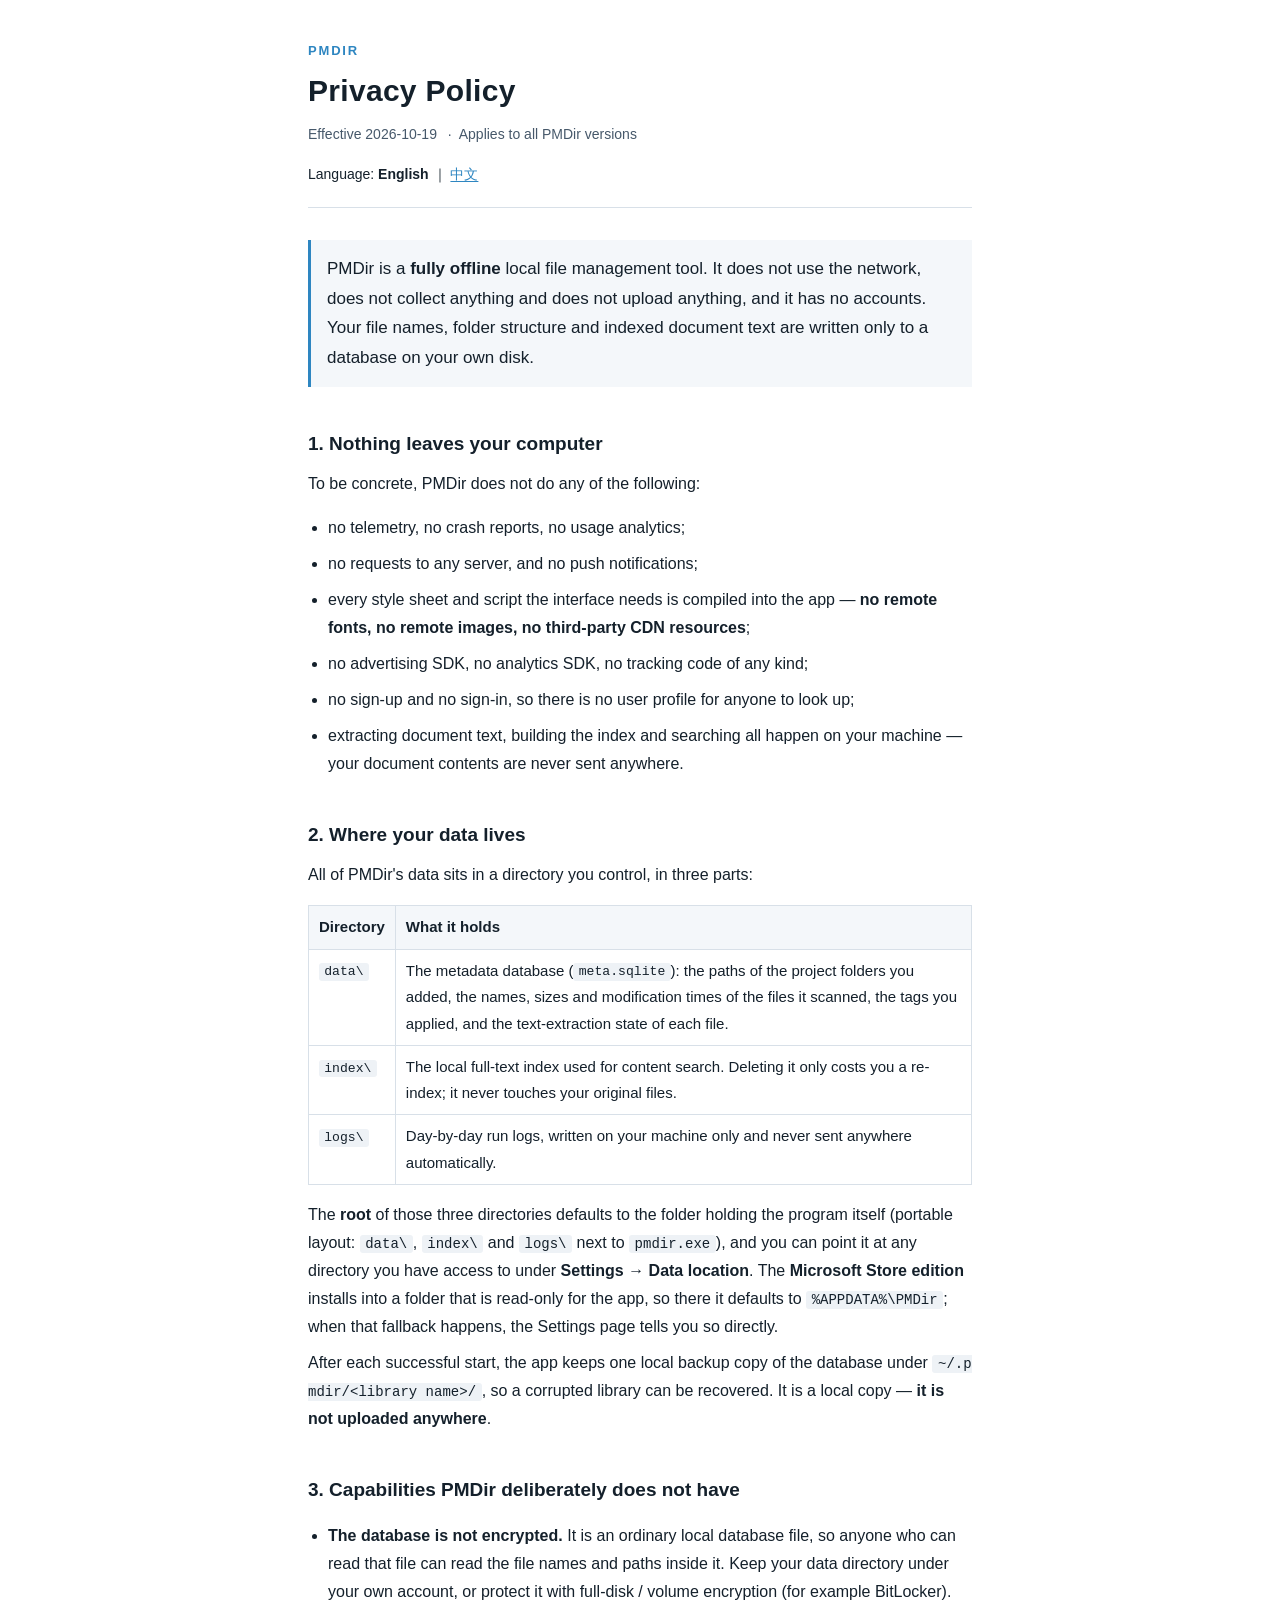
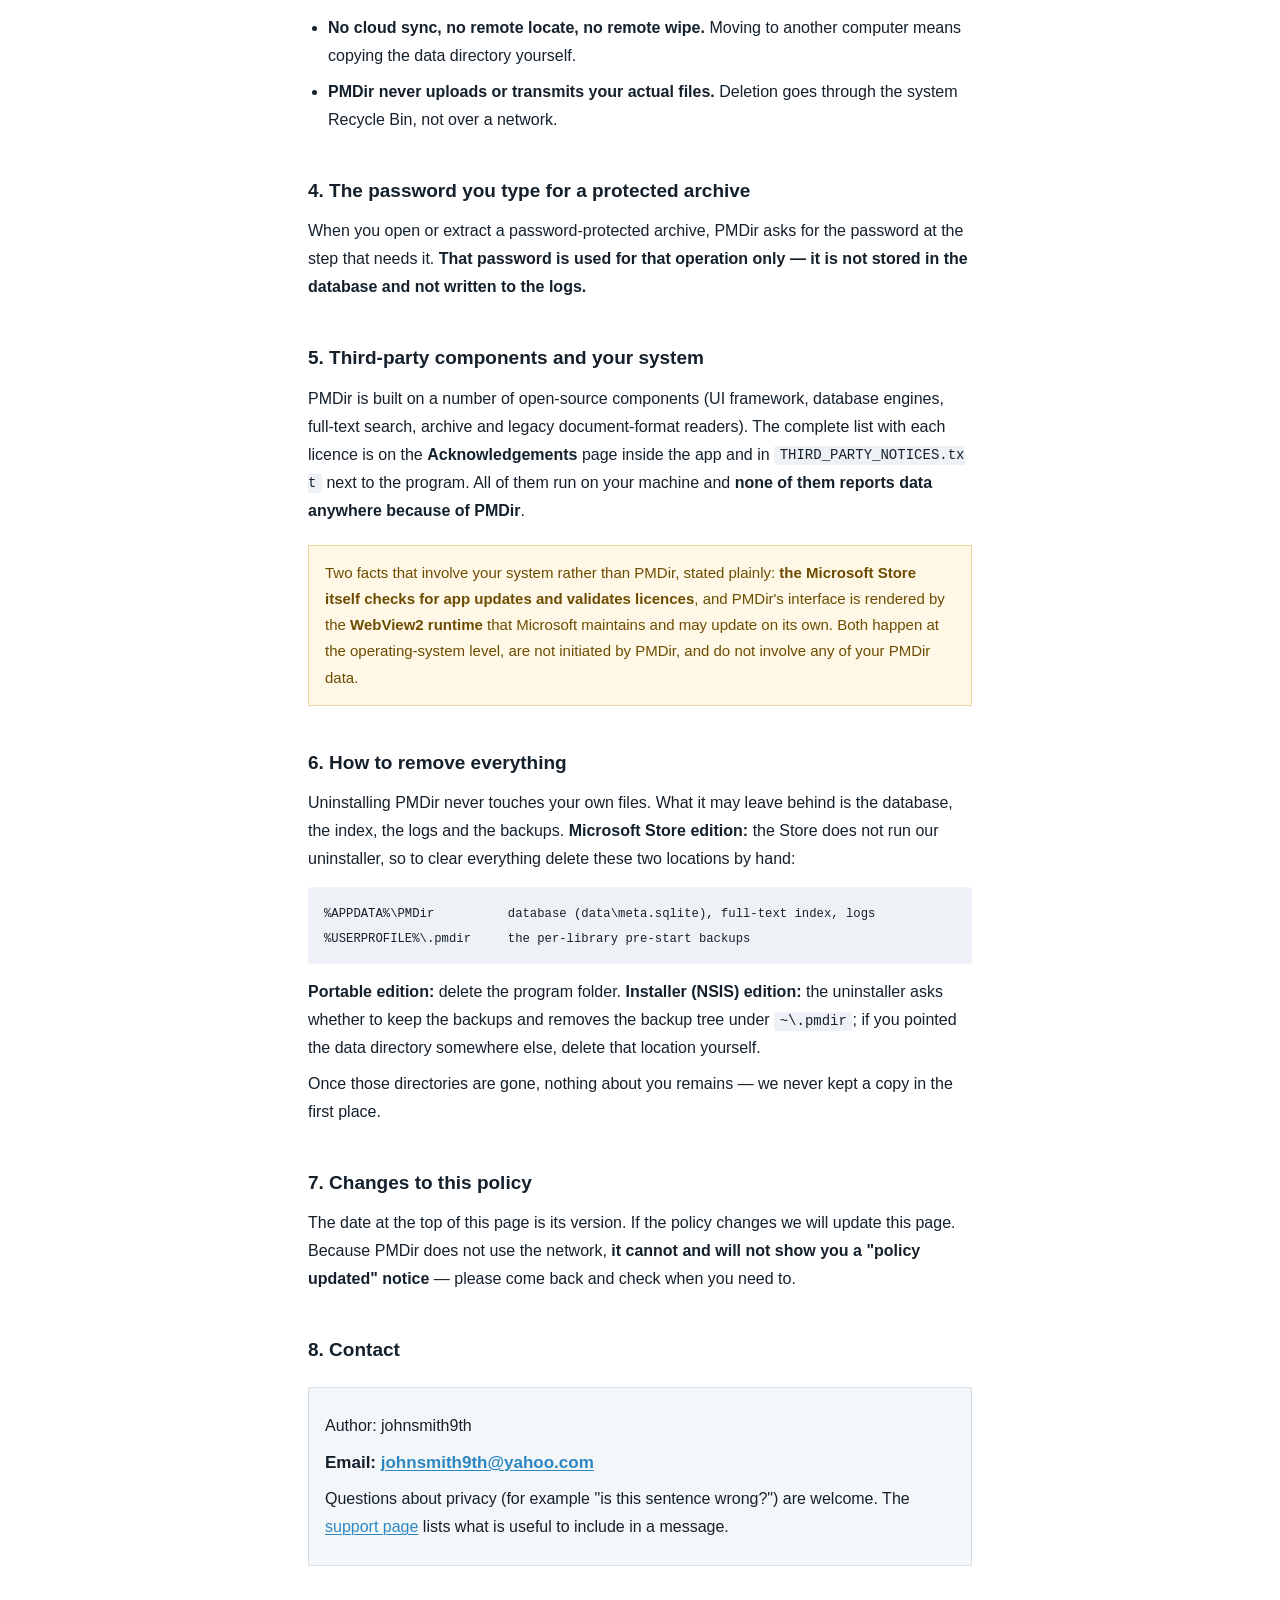
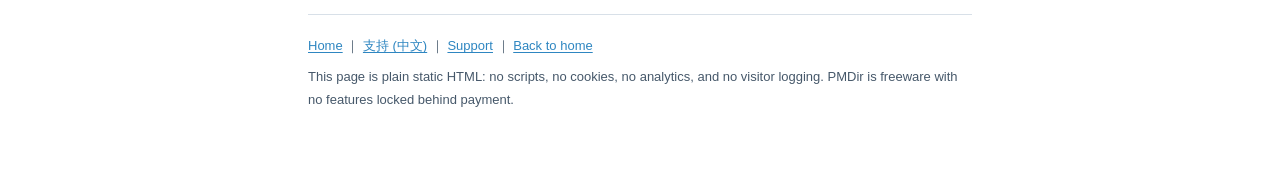
<file: docs/pmdir/privacy-en.html>
<!DOCTYPE html>
<html lang="en">
  <head>
    <meta charset="utf-8" />
    <meta name="viewport" content="width=device-width, initial-scale=1" />
    <title>PMDir Privacy Policy</title>
    <meta
      name="description"
      content="PMDir is a fully offline local file management tool: no network, no collection, no upload. This policy explains where your files and metadata live, what PMDir does not do, and how to remove everything."
    />
    <link rel="stylesheet" href="styles.css" />
  </head>
  <body>
    <div class="wrap">
      <header class="doc">
        <p class="brand">PMDir</p>
        <h1>Privacy Policy</h1>
        <p class="meta">
          <span>Effective 2026-10-19</span> <span>Applies to all PMDir versions</span>
        </p>
        <p class="lang">Language: <strong>English</strong> ｜ <a href="privacy.html">中文</a></p>
      </header>

      <p class="lede">
        PMDir is a <strong>fully offline</strong> local file management tool. It does not use the network,
        does not collect anything and does not upload anything, and it has no accounts. Your file names,
        folder structure and indexed document text are written only to a database on your own disk.
      </p>

      <h2>1. Nothing leaves your computer</h2>
      <p>To be concrete, PMDir does not do any of the following:</p>
      <ul>
        <li>no telemetry, no crash reports, no usage analytics;</li>
        <li>no requests to any server, and no push notifications;</li>
        <li>
          every style sheet and script the interface needs is compiled into the app —
          <strong>no remote fonts, no remote images, no third-party CDN resources</strong>;
        </li>
        <li>no advertising SDK, no analytics SDK, no tracking code of any kind;</li>
        <li>
          no sign-up and no sign-in, so there is no user profile for anyone to look up;
        </li>
        <li>
          extracting document text, building the index and searching all happen on your machine —
          your document contents are never sent anywhere.
        </li>
      </ul>

      <h2>2. Where your data lives</h2>
      <p>All of PMDir's data sits in a directory you control, in three parts:</p>
      <table>
        <thead>
          <tr>
            <th>Directory</th>
            <th>What it holds</th>
          </tr>
        </thead>
        <tbody>
          <tr>
            <td><code>data\</code></td>
            <td>
              The metadata database (<code>meta.sqlite</code>): the paths of the project folders you added,
              the names, sizes and modification times of the files it scanned, the tags you applied, and the
              text-extraction state of each file.
            </td>
          </tr>
          <tr>
            <td><code>index\</code></td>
            <td>
              The local full-text index used for content search. Deleting it only costs you a re-index;
              it never touches your original files.
            </td>
          </tr>
          <tr>
            <td><code>logs\</code></td>
            <td>
              Day-by-day run logs, written on your machine only and never sent anywhere automatically.
            </td>
          </tr>
        </tbody>
      </table>

      <p>
        The <strong>root</strong> of those three directories defaults to the folder holding the program itself
        (portable layout: <code>data\</code>, <code>index\</code> and <code>logs\</code> next to
        <code>pmdir.exe</code>), and you can point it at any directory you have access to under
        <strong>Settings → Data location</strong>. The <strong>Microsoft Store edition</strong> installs into a
        folder that is read-only for the app, so there it defaults to <code>%APPDATA%\PMDir</code>; when that
        fallback happens, the Settings page tells you so directly.
      </p>

      <p>
        After each successful start, the app keeps one local backup copy of the database under
        <code>~/.pmdir/&lt;library name&gt;/</code>, so a corrupted library can be recovered.
        It is a local copy — <strong>it is not uploaded anywhere</strong>.
      </p>

      <h2>3. Capabilities PMDir deliberately does not have</h2>
      <ul>
        <li>
          <strong>The database is not encrypted.</strong> It is an ordinary local database file, so anyone who can
          read that file can read the file names and paths inside it. Keep your data directory under your own
          account, or protect it with full-disk / volume encryption (for example BitLocker).
        </li>
        <li>
          <strong>No cloud sync, no remote locate, no remote wipe.</strong> Moving to another computer means copying
          the data directory yourself.
        </li>
        <li>
          <strong>PMDir never uploads or transmits your actual files.</strong> Deletion goes through the system
          Recycle Bin, not over a network.
        </li>
      </ul>

      <h2>4. The password you type for a protected archive</h2>
      <p>
        When you open or extract a password-protected archive, PMDir asks for the password at the step that needs it.
        <strong>That password is used for that operation only — it is not stored in the database and not written to
        the logs.</strong>
      </p>

      <h2>5. Third-party components and your system</h2>
      <p>
        PMDir is built on a number of open-source components (UI framework, database engines, full-text search,
        archive and legacy document-format readers). The complete list with each licence is on the
        <strong>Acknowledgements</strong> page inside the app and in <code>THIRD_PARTY_NOTICES.txt</code> next to the
        program. All of them run on your machine and <strong>none of them reports data anywhere because of PMDir</strong>.
      </p>
      <div class="note">
        Two facts that involve your system rather than PMDir, stated plainly:
        <strong>the Microsoft Store itself checks for app updates and validates licences</strong>, and PMDir's
        interface is rendered by the <strong>WebView2 runtime</strong> that Microsoft maintains and may update on its
        own. Both happen at the operating-system level, are not initiated by PMDir, and do not involve any of your
        PMDir data.
      </div>

      <h2>6. How to remove everything</h2>
      <p>
        Uninstalling PMDir never touches your own files. What it may leave behind is the database, the index, the logs
        and the backups.
        <strong>Microsoft Store edition:</strong> the Store does not run our uninstaller, so to clear everything delete
        these two locations by hand:
      </p>
      <pre><code>%APPDATA%\PMDir          database (data\meta.sqlite), full-text index, logs
%USERPROFILE%\.pmdir     the per-library pre-start backups</code></pre>
      <p>
        <strong>Portable edition:</strong> delete the program folder.
        <strong>Installer (NSIS) edition:</strong> the uninstaller asks whether to keep the backups and removes the
        backup tree under <code>~\.pmdir</code>; if you pointed the data directory somewhere else, delete that location
        yourself.
      </p>
      <p>
        Once those directories are gone, nothing about you remains — we never kept a copy in the first place.
      </p>

      <h2>7. Changes to this policy</h2>
      <p>
        The date at the top of this page is its version. If the policy changes we will update this page. Because PMDir
        does not use the network, <strong>it cannot and will not show you a "policy updated" notice</strong> — please
        come back and check when you need to.
      </p>

      <h2>8. Contact</h2>
      <div class="contact">
        <p>Author: johnsmith9th</p>
        <p class="mail">
          Email: <a href="mailto:johnsmith9th@yahoo.com">johnsmith9th@yahoo.com</a>
        </p>
        <p>
          Questions about privacy (for example "is this sentence wrong?") are welcome. The
          <a href="support-en.html">support page</a> lists what is useful to include in a message.
        </p>
      </div>

      <footer class="doc">
        <nav>
          <a href="index.html">Home</a> ｜ <a href="support.html">支持 (中文)</a> ｜
          <a href="support-en.html">Support</a> ｜ <a href="../index.html">Back to home</a>
        </nav>
        <p>
          This page is plain static HTML: no scripts, no cookies, no analytics, and no visitor logging. PMDir is
          freeware with no features locked behind payment.
        </p>
      </footer>
    </div>
  </body>
</html>
</file>
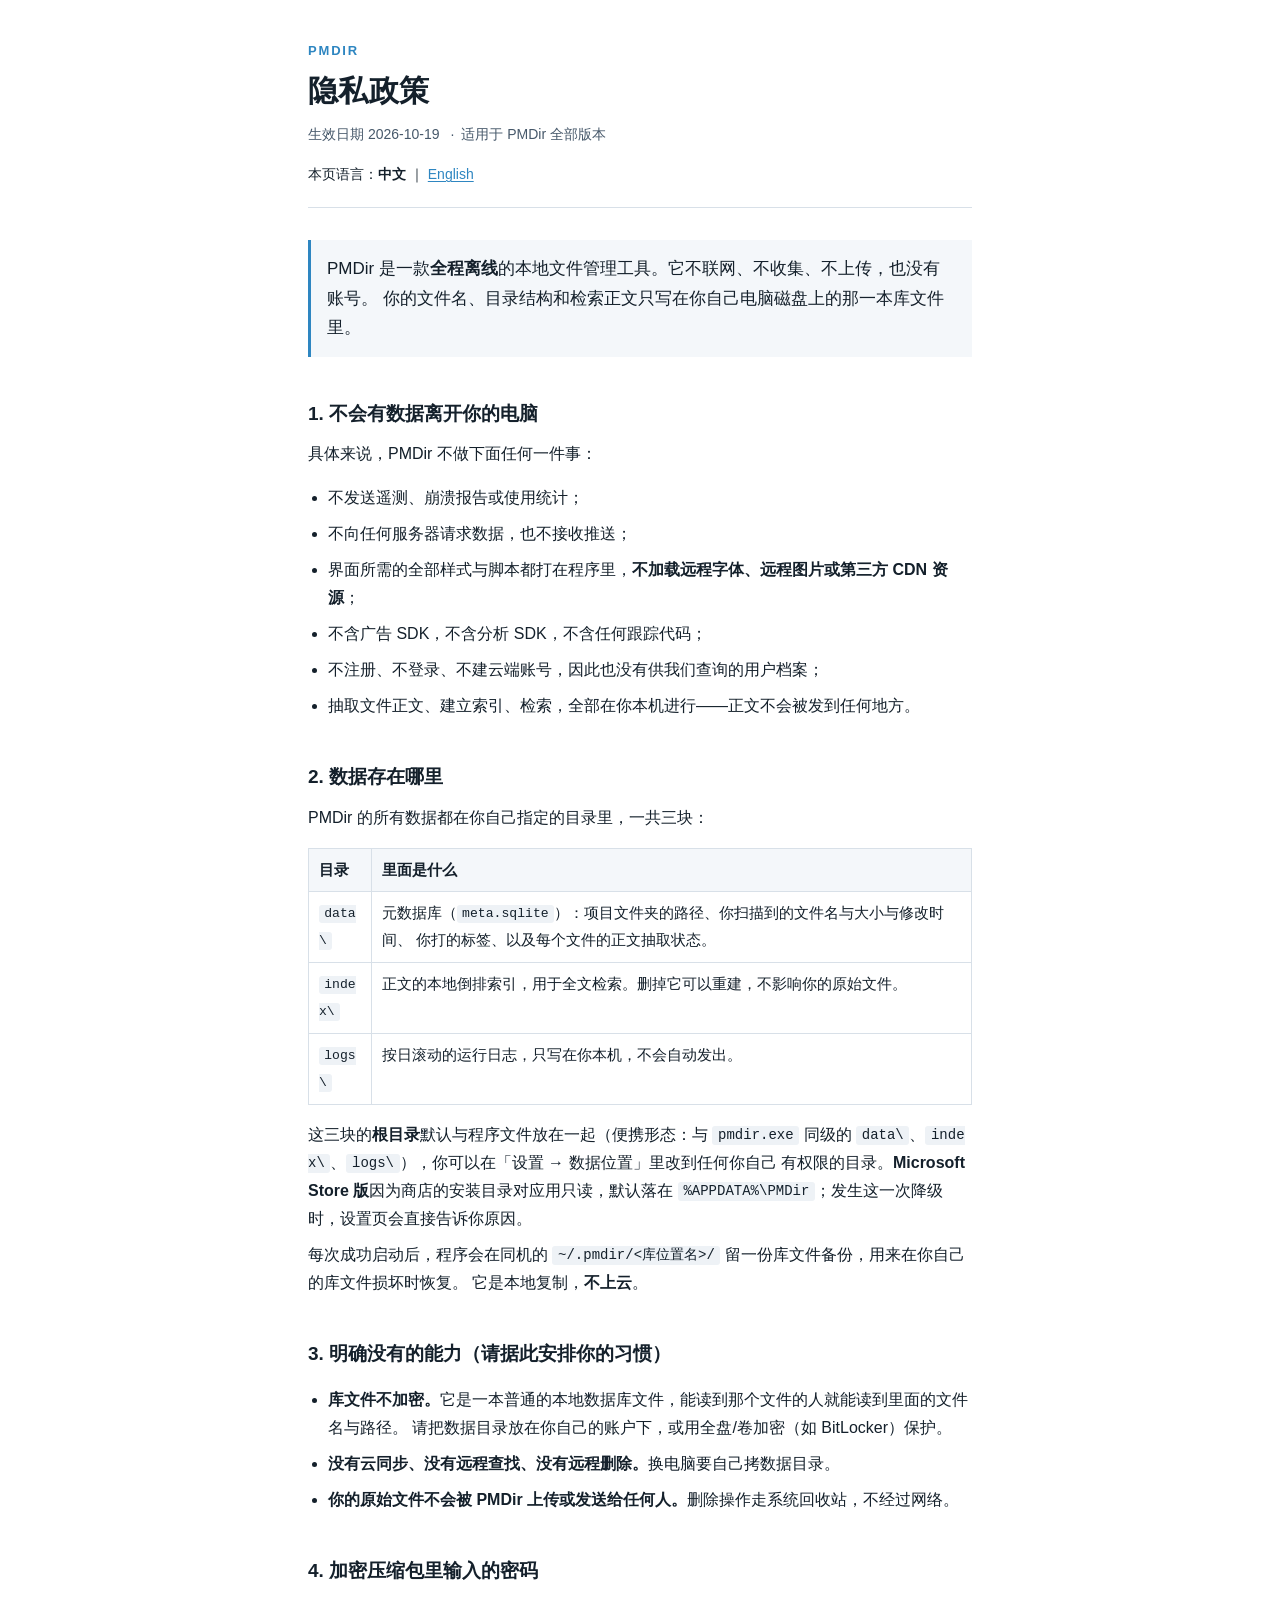
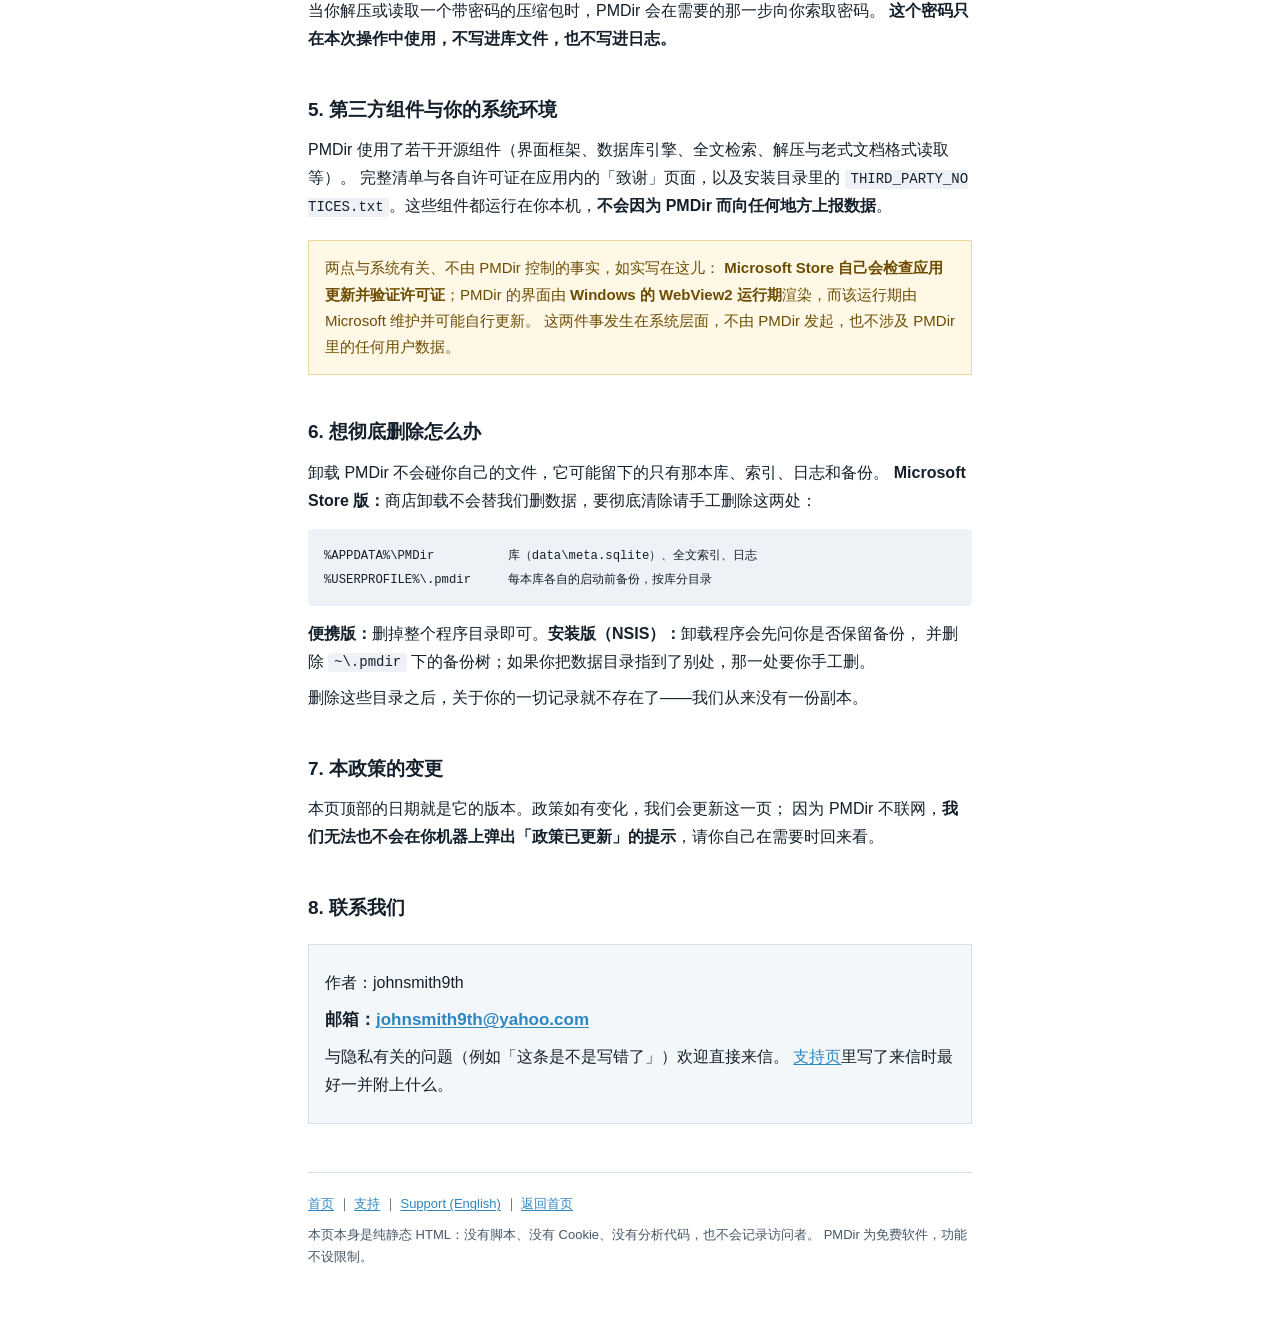
<file: docs/pmdir/privacy.html>
<!DOCTYPE html>
<html lang="zh-CN">
  <head>
    <meta charset="utf-8" />
    <meta name="viewport" content="width=device-width, initial-scale=1" />
    <title>PMDir 隐私政策</title>
    <meta
      name="description"
      content="PMDir 是一款全程离线的本地文件管理工具：不联网、不收集、不上传任何数据。本政策说明你的文件与元数据存在哪里、不包含什么、以及如何彻底删除。"
    />
    <link rel="stylesheet" href="styles.css" />
  </head>
  <body>
    <div class="wrap">
      <header class="doc">
        <p class="brand">PMDir</p>
        <h1>隐私政策</h1>
        <p class="meta">
          <span>生效日期 2026-10-19</span> <span>适用于 PMDir 全部版本</span>
        </p>
        <p class="lang">本页语言：<strong>中文</strong> ｜ <a href="privacy-en.html">English</a></p>
      </header>

      <p class="lede">
        PMDir 是一款<strong>全程离线</strong>的本地文件管理工具。它不联网、不收集、不上传，也没有账号。
        你的文件名、目录结构和检索正文只写在你自己电脑磁盘上的那一本库文件里。
      </p>

      <h2>1. 不会有数据离开你的电脑</h2>
      <p>具体来说，PMDir 不做下面任何一件事：</p>
      <ul>
        <li>不发送遥测、崩溃报告或使用统计；</li>
        <li>不向任何服务器请求数据，也不接收推送；</li>
        <li>界面所需的全部样式与脚本都打在程序里，<strong>不加载远程字体、远程图片或第三方 CDN 资源</strong>；</li>
        <li>不含广告 SDK，不含分析 SDK，不含任何跟踪代码；</li>
        <li>不注册、不登录、不建云端账号，因此也没有供我们查询的用户档案；</li>
        <li>抽取文件正文、建立索引、检索，全部在你本机进行——正文不会被发到任何地方。</li>
      </ul>

      <h2>2. 数据存在哪里</h2>
      <p>PMDir 的所有数据都在你自己指定的目录里，一共三块：</p>
      <table>
        <thead>
          <tr>
            <th>目录</th>
            <th>里面是什么</th>
          </tr>
        </thead>
        <tbody>
          <tr>
            <td><code>data\</code></td>
            <td>
              元数据库（<code>meta.sqlite</code>）：项目文件夹的路径、你扫描到的文件名与大小与修改时间、
              你打的标签、以及每个文件的正文抽取状态。
            </td>
          </tr>
          <tr>
            <td><code>index\</code></td>
            <td>正文的本地倒排索引，用于全文检索。删掉它可以重建，不影响你的原始文件。</td>
          </tr>
          <tr>
            <td><code>logs\</code></td>
            <td>按日滚动的运行日志，只写在你本机，不会自动发出。</td>
          </tr>
        </tbody>
      </table>

      <p>
        这三块的<strong>根目录</strong>默认与程序文件放在一起（便携形态：与 <code>pmdir.exe</code> 同级的
        <code>data\</code>、<code>index\</code>、<code>logs\</code>），你可以在「设置 → 数据位置」里改到任何你自己
        有权限的目录。<strong>Microsoft Store 版</strong>因为商店的安装目录对应用只读，默认落在
        <code>%APPDATA%\PMDir</code>；发生这一次降级时，设置页会直接告诉你原因。
      </p>

      <p>
        每次成功启动后，程序会在同机的
        <code>~/.pmdir/&lt;库位置名&gt;/</code> 留一份库文件备份，用来在你自己的库文件损坏时恢复。
        它是本地复制，<strong>不上云</strong>。
      </p>

      <h2>3. 明确没有的能力（请据此安排你的习惯）</h2>
      <ul>
        <li>
          <strong>库文件不加密。</strong>它是一本普通的本地数据库文件，能读到那个文件的人就能读到里面的文件名与路径。
          请把数据目录放在你自己的账户下，或用全盘/卷加密（如 BitLocker）保护。
        </li>
        <li><strong>没有云同步、没有远程查找、没有远程删除。</strong>换电脑要自己拷数据目录。</li>
        <li>
          <strong>你的原始文件不会被 PMDir 上传或发送给任何人。</strong>删除操作走系统回收站，不经过网络。
        </li>
      </ul>

      <h2>4. 加密压缩包里输入的密码</h2>
      <p>
        当你解压或读取一个带密码的压缩包时，PMDir 会在需要的那一步向你索取密码。
        <strong>这个密码只在本次操作中使用，不写进库文件，也不写进日志。</strong>
      </p>

      <h2>5. 第三方组件与你的系统环境</h2>
      <p>
        PMDir 使用了若干开源组件（界面框架、数据库引擎、全文检索、解压与老式文档格式读取等）。
        完整清单与各自许可证在应用内的「致谢」页面，以及安装目录里的
        <code>THIRD_PARTY_NOTICES.txt</code>。这些组件都运行在你本机，<strong>不会因为 PMDir 而向任何地方上报数据</strong>。
      </p>
      <div class="note">
        两点与系统有关、不由 PMDir 控制的事实，如实写在这儿：
        <strong>Microsoft Store 自己会检查应用更新并验证许可证</strong>；PMDir 的界面由
        <strong>Windows 的 WebView2 运行期</strong>渲染，而该运行期由 Microsoft 维护并可能自行更新。
        这两件事发生在系统层面，不由 PMDir 发起，也不涉及 PMDir 里的任何用户数据。
      </div>

      <h2>6. 想彻底删除怎么办</h2>
      <p>
        卸载 PMDir 不会碰你自己的文件，它可能留下的只有那本库、索引、日志和备份。
        <strong>Microsoft Store 版：</strong>商店卸载不会替我们删数据，要彻底清除请手工删除这两处：
      </p>
      <pre><code>%APPDATA%\PMDir          库（data\meta.sqlite）、全文索引、日志
%USERPROFILE%\.pmdir     每本库各自的启动前备份，按库分目录</code></pre>
      <p>
        <strong>便携版：</strong>删掉整个程序目录即可。<strong>安装版（NSIS）：</strong>卸载程序会先问你是否保留备份，
        并删除 <code>~\.pmdir</code> 下的备份树；如果你把数据目录指到了别处，那一处要你手工删。
      </p>
      <p>删除这些目录之后，关于你的一切记录就不存在了——我们从来没有一份副本。</p>

      <h2>7. 本政策的变更</h2>
      <p>
        本页顶部的日期就是它的版本。政策如有变化，我们会更新这一页；
        因为 PMDir 不联网，<strong>我们无法也不会在你机器上弹出「政策已更新」的提示</strong>，请你自己在需要时回来看。
      </p>

      <h2>8. 联系我们</h2>
      <div class="contact">
        <p>作者：johnsmith9th</p>
        <p class="mail">
          邮箱：<a href="mailto:johnsmith9th@yahoo.com">johnsmith9th@yahoo.com</a>
        </p>
        <p>
          与隐私有关的问题（例如「这条是不是写错了」）欢迎直接来信。
          <a href="support.html">支持页</a>里写了来信时最好一并附上什么。
        </p>
      </div>

      <footer class="doc">
        <nav>
          <a href="index.html">首页</a> ｜ <a href="support.html">支持</a> ｜
          <a href="support-en.html">Support (English)</a> ｜ <a href="../index.html">返回首页</a>
        </nav>
        <p>
          本页本身是纯静态 HTML：没有脚本、没有 Cookie、没有分析代码，也不会记录访问者。
          PMDir 为免费软件，功能不设限制。
        </p>
      </footer>
    </div>
  </body>
</html>
</file>
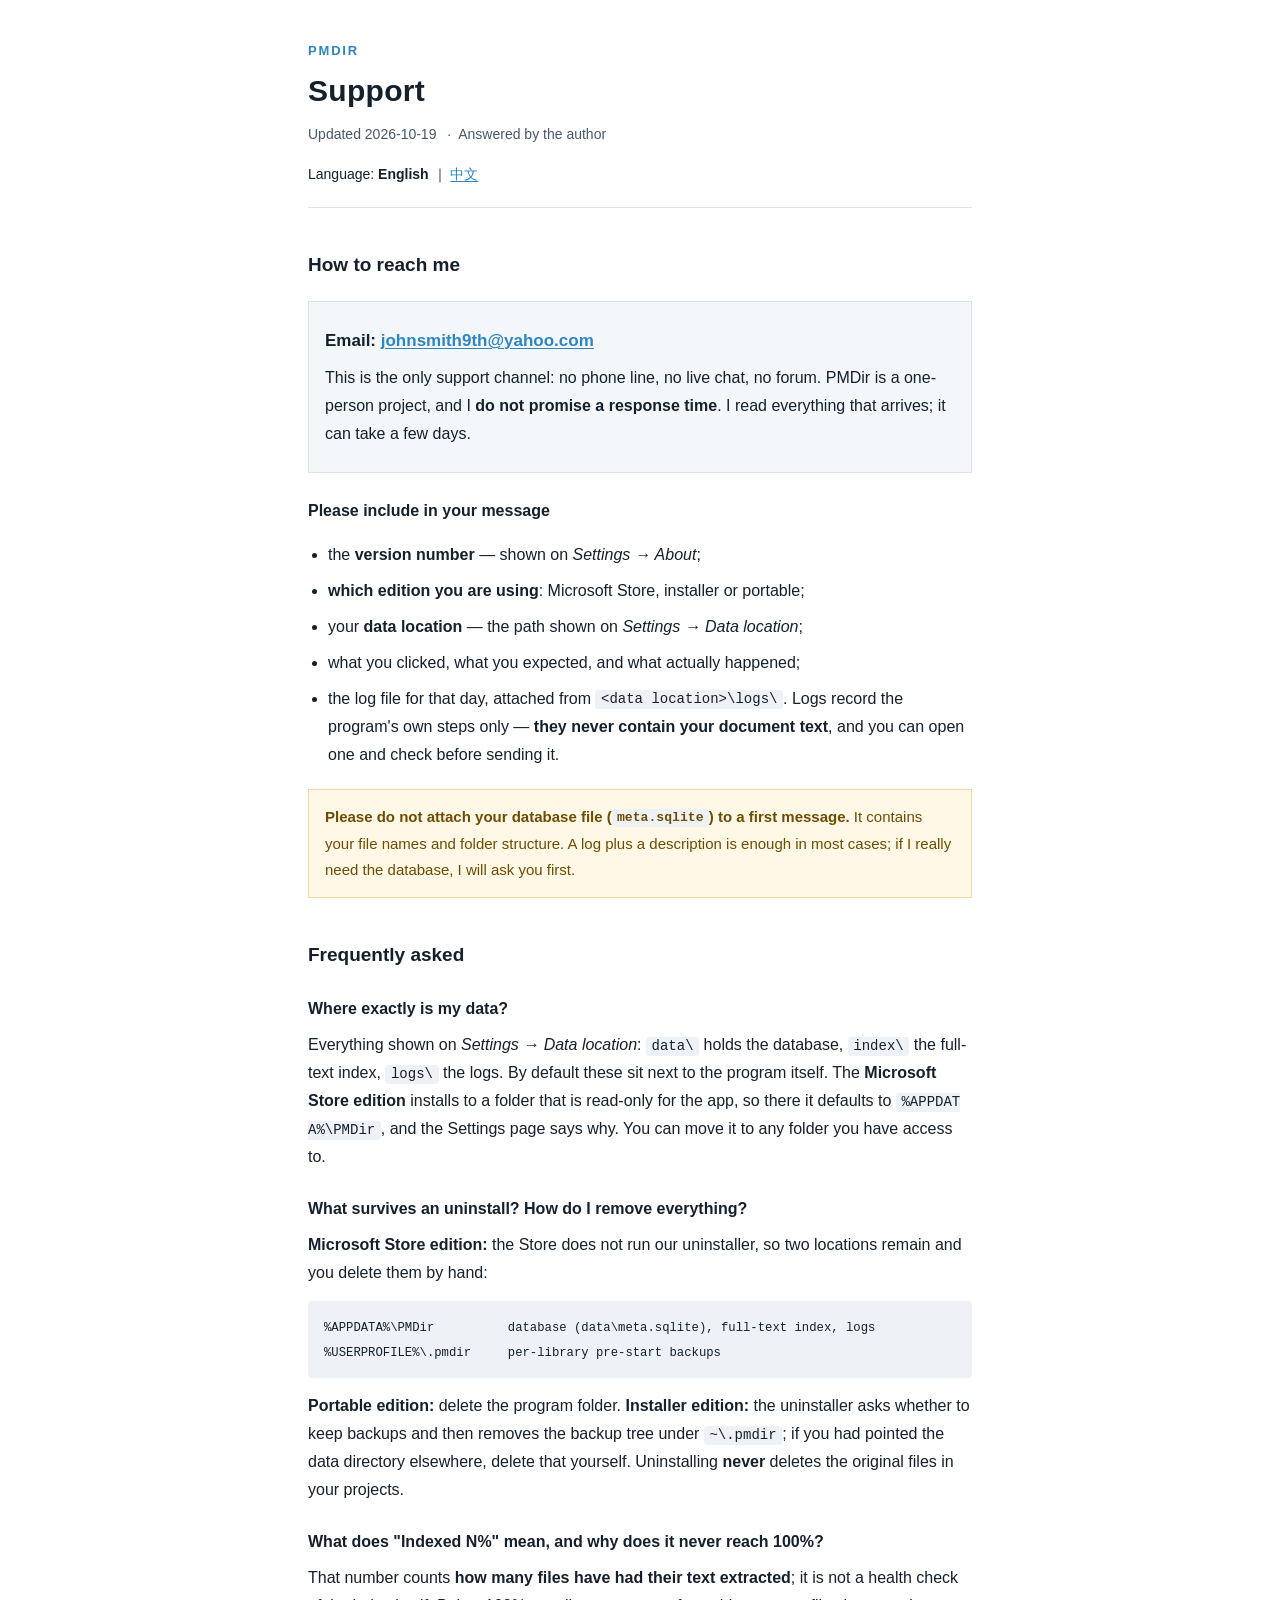
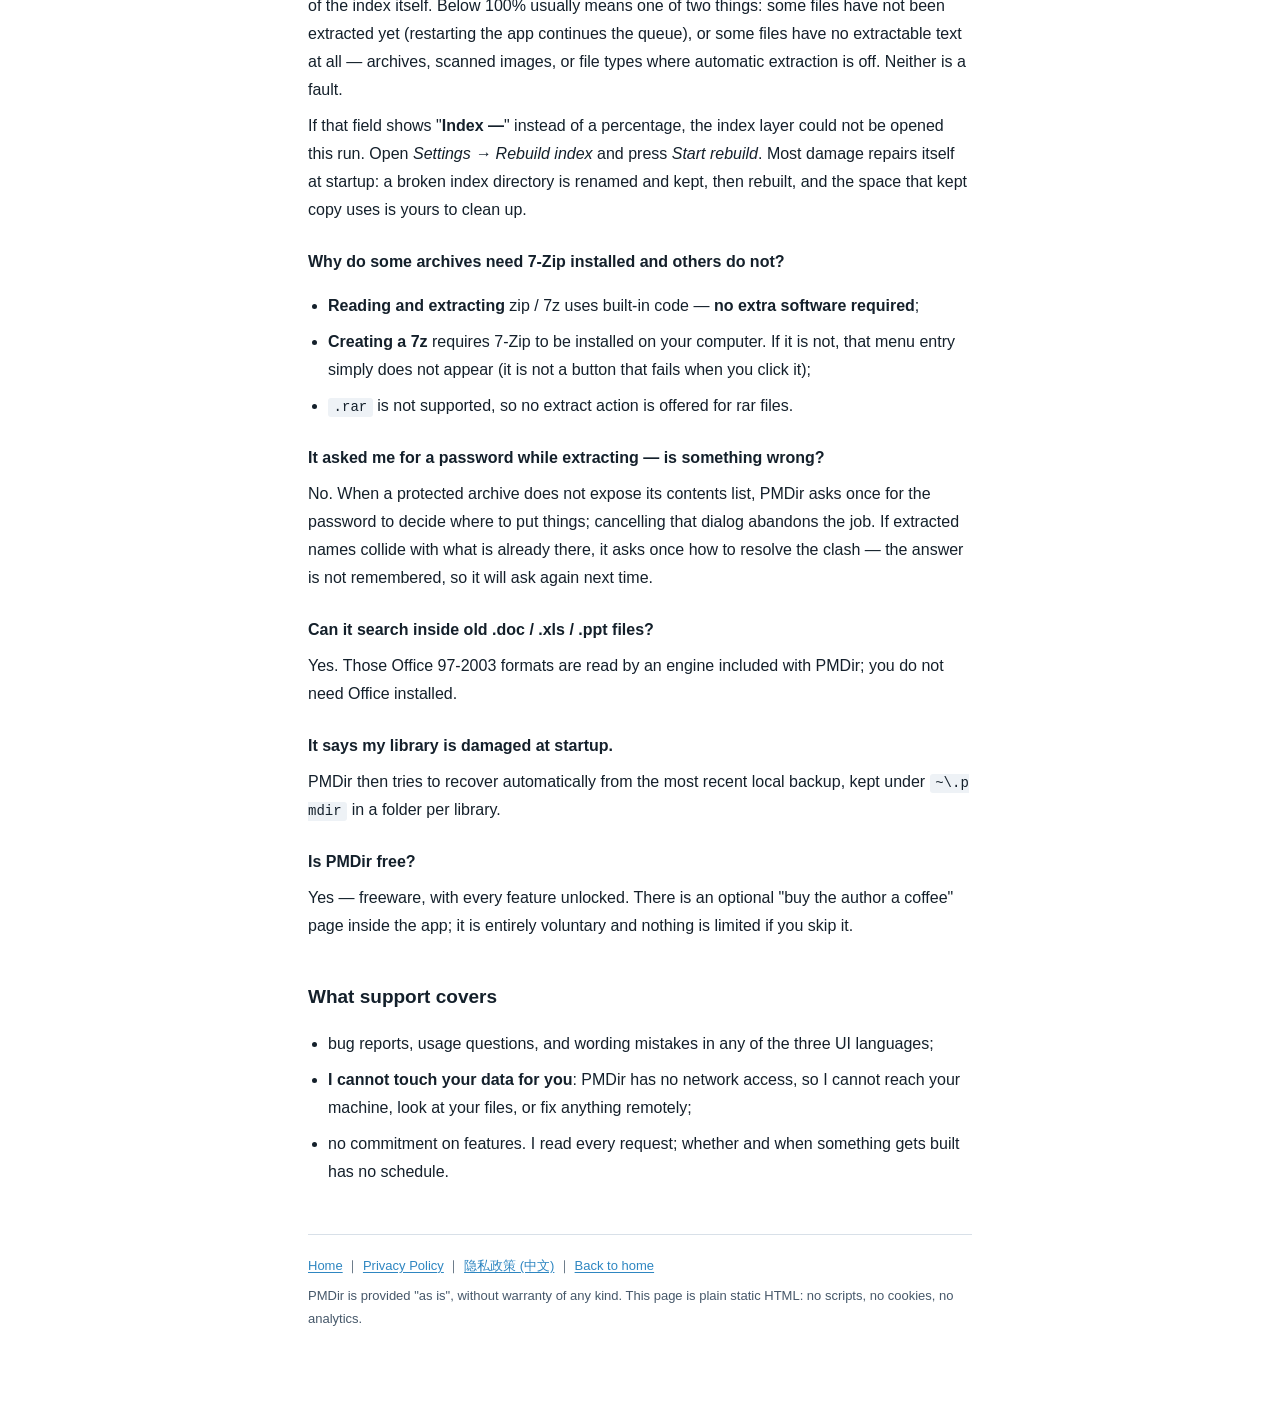
<file: docs/pmdir/support-en.html>
<!DOCTYPE html>
<html lang="en">
  <head>
    <meta charset="utf-8" />
    <meta name="viewport" content="width=device-width, initial-scale=1" />
    <title>PMDir Support</title>
    <meta
      name="description"
      content="How to get support for PMDir: how to contact the author, what to include in a message, where your data lives, and how to handle index and archive behaviour."
    />
    <link rel="stylesheet" href="styles.css" />
  </head>
  <body>
    <div class="wrap">
      <header class="doc">
        <p class="brand">PMDir</p>
        <h1>Support</h1>
        <p class="meta">
          <span>Updated 2026-10-19</span> <span>Answered by the author</span>
        </p>
        <p class="lang">Language: <strong>English</strong> ｜ <a href="support.html">中文</a></p>
      </header>

      <h2>How to reach me</h2>
      <div class="contact">
        <p class="mail">
          Email: <a href="mailto:johnsmith9th@yahoo.com">johnsmith9th@yahoo.com</a>
        </p>
        <p>
          This is the only support channel: no phone line, no live chat, no forum. PMDir is a one-person project,
          and I <strong>do not promise a response time</strong>. I read everything that arrives; it can take a few days.
        </p>
      </div>

      <h3>Please include in your message</h3>
      <ul>
        <li>the <strong>version number</strong> — shown on <em>Settings → About</em>;</li>
        <li>
          <strong>which edition you are using</strong>: Microsoft Store, installer or portable;
        </li>
        <li>
          your <strong>data location</strong> — the path shown on <em>Settings → Data location</em>;
        </li>
        <li>what you clicked, what you expected, and what actually happened;</li>
        <li>
          the log file for that day, attached from <code>&lt;data location&gt;\logs\</code>. Logs record the program's
          own steps only — <strong>they never contain your document text</strong>, and you can open one and check
          before sending it.
        </li>
      </ul>

      <div class="note">
        <strong>Please do not attach your database file (<code>meta.sqlite</code>) to a first message.</strong> It
        contains your file names and folder structure. A log plus a description is enough in most cases; if I really
        need the database, I will ask you first.
      </div>

      <h2>Frequently asked</h2>

      <h3>Where exactly is my data?</h3>
      <p>
        Everything shown on <em>Settings → Data location</em>: <code>data\</code> holds the database,
        <code>index\</code> the full-text index, <code>logs\</code> the logs. By default these sit next to the program
        itself. The <strong>Microsoft Store edition</strong> installs to a folder that is read-only for the app, so
        there it defaults to <code>%APPDATA%\PMDir</code>, and the Settings page says why. You can move it to any
        folder you have access to.
      </p>

      <h3>What survives an uninstall? How do I remove everything?</h3>
      <p>
        <strong>Microsoft Store edition:</strong> the Store does not run our uninstaller, so two locations remain and
        you delete them by hand:
      </p>
      <pre><code>%APPDATA%\PMDir          database (data\meta.sqlite), full-text index, logs
%USERPROFILE%\.pmdir     per-library pre-start backups</code></pre>
      <p>
        <strong>Portable edition:</strong> delete the program folder.
        <strong>Installer edition:</strong> the uninstaller asks whether to keep backups and then removes the backup
        tree under <code>~\.pmdir</code>; if you had pointed the data directory elsewhere, delete that yourself.
        Uninstalling <strong>never</strong> deletes the original files in your projects.
      </p>

      <h3>What does "Indexed N%" mean, and why does it never reach 100%?</h3>
      <p>
        That number counts <strong>how many files have had their text extracted</strong>; it is not a health check of
        the index itself. Below 100% usually means one of two things: some files have not been extracted yet
        (restarting the app continues the queue), or some files have no extractable text at all — archives, scanned
        images, or file types where automatic extraction is off. Neither is a fault.
      </p>
      <p>
        If that field shows "<strong>Index —</strong>" instead of a percentage, the index layer could not be opened
        this run. Open <em>Settings → Rebuild index</em> and press <em>Start rebuild</em>. Most damage repairs itself
        at startup: a broken index directory is renamed and kept, then rebuilt, and the space that kept copy uses is
        yours to clean up.
      </p>

      <h3>Why do some archives need 7-Zip installed and others do not?</h3>
      <ul>
        <li>
          <strong>Reading and extracting</strong> zip / 7z uses built-in code — <strong>no extra software required</strong>;
        </li>
        <li>
          <strong>Creating a 7z</strong> requires 7-Zip to be installed on your computer. If it is not, that menu
          entry simply does not appear (it is not a button that fails when you click it);
        </li>
        <li><code>.rar</code> is not supported, so no extract action is offered for rar files.</li>
      </ul>

      <h3>It asked me for a password while extracting — is something wrong?</h3>
      <p>
        No. When a protected archive does not expose its contents list, PMDir asks once for the password to decide
        where to put things; cancelling that dialog abandons the job. If extracted names collide with what is already
        there, it asks once how to resolve the clash — the answer is not remembered, so it will ask again next time.
      </p>

      <h3>Can it search inside old .doc / .xls / .ppt files?</h3>
      <p>
        Yes. Those Office 97-2003 formats are read by an engine included with PMDir; you do not need Office installed.
      </p>

      <h3>It says my library is damaged at startup.</h3>
      <p>
        PMDir then tries to recover automatically from the most recent local backup, kept under
        <code>~\.pmdir</code> in a folder per library.
      </p>

      <h3>Is PMDir free?</h3>
      <p>
        Yes — freeware, with every feature unlocked. There is an optional "buy the author a coffee" page inside the
        app; it is entirely voluntary and nothing is limited if you skip it.
      </p>

      <h2>What support covers</h2>
      <ul>
        <li>bug reports, usage questions, and wording mistakes in any of the three UI languages;</li>
        <li>
          <strong>I cannot touch your data for you</strong>: PMDir has no network access, so I cannot reach your
          machine, look at your files, or fix anything remotely;
        </li>
        <li>
          no commitment on features. I read every request; whether and when something gets built has no schedule.
        </li>
      </ul>

      <footer class="doc">
        <nav>
          <a href="index.html">Home</a> ｜ <a href="privacy-en.html">Privacy Policy</a> ｜
          <a href="privacy.html">隐私政策 (中文)</a> ｜ <a href="../index.html">Back to home</a>
        </nav>
        <p>
          PMDir is provided "as is", without warranty of any kind. This page is plain static HTML: no scripts, no
          cookies, no analytics.
        </p>
      </footer>
    </div>
  </body>
</html>
</file>
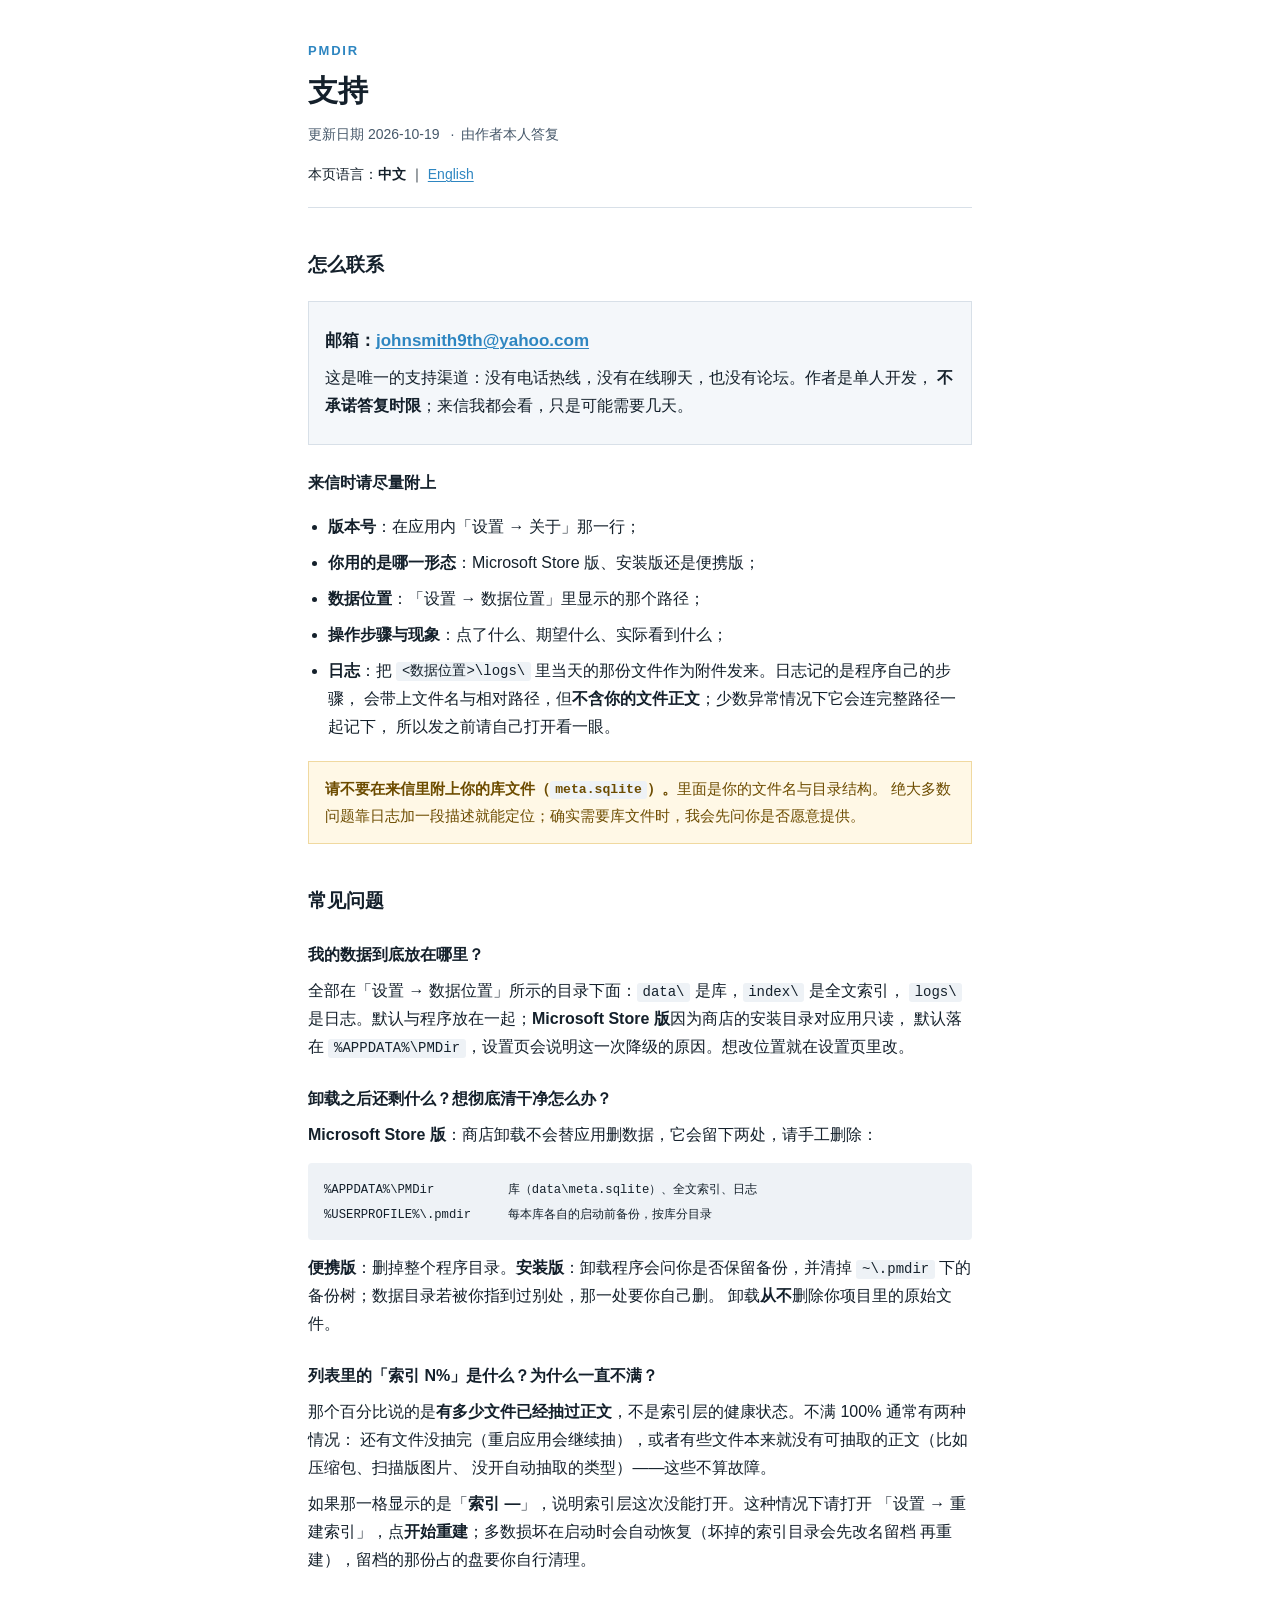
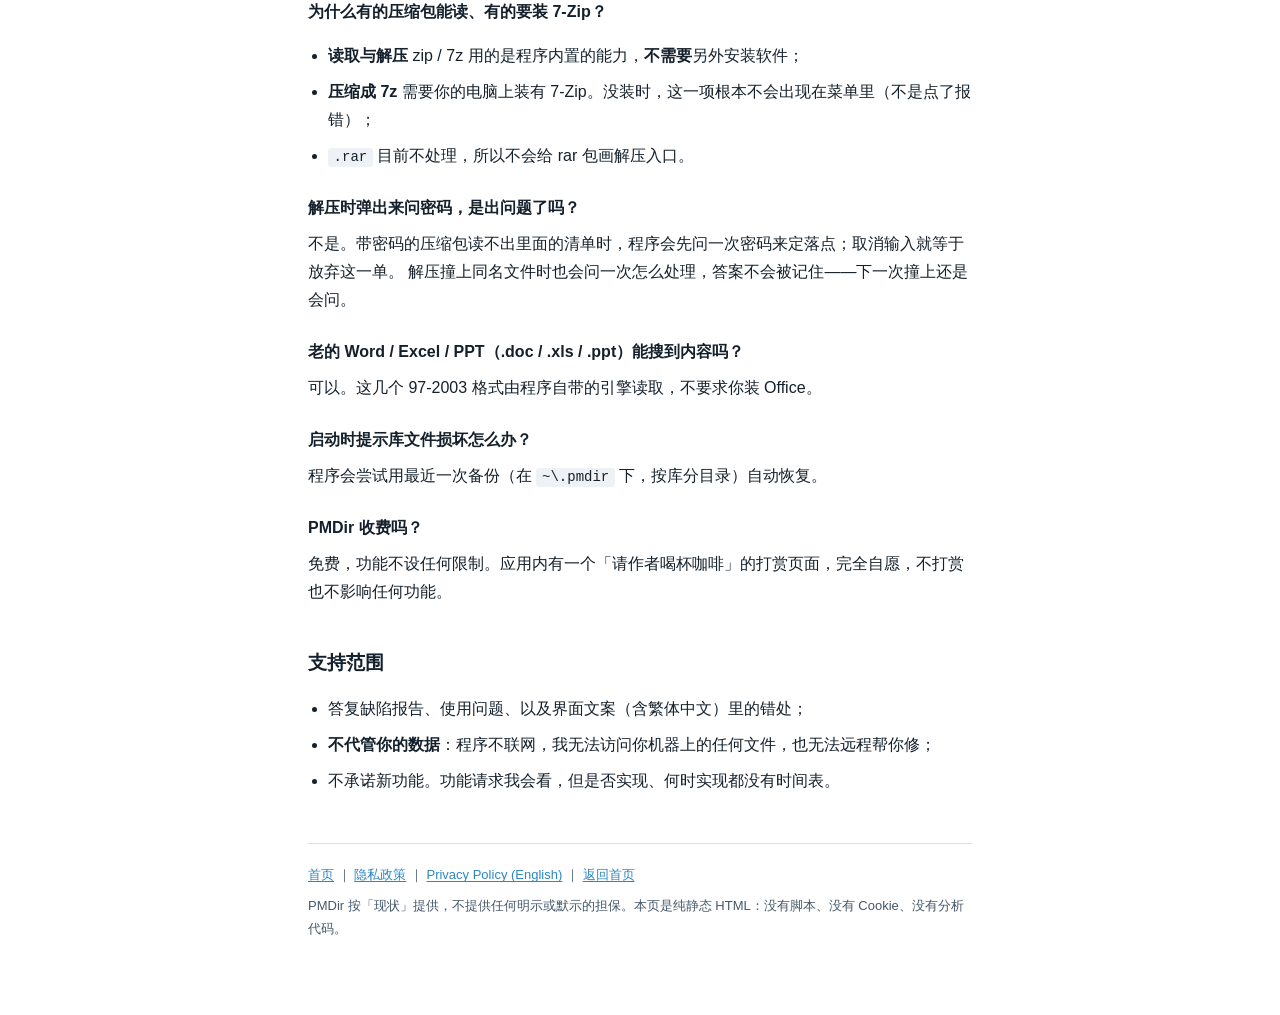
<file: docs/pmdir/support.html>
<!DOCTYPE html>
<html lang="zh-CN">
  <head>
    <meta charset="utf-8" />
    <meta name="viewport" content="width=device-width, initial-scale=1" />
    <title>PMDir 支持</title>
    <meta
      name="description"
      content="PMDir 的支持渠道与常见问题：如何联系作者、来信该附什么、数据位置在哪里、索引与压缩包相关的常见现象怎么处理。"
    />
    <link rel="stylesheet" href="styles.css" />
  </head>
  <body>
    <div class="wrap">
      <header class="doc">
        <p class="brand">PMDir</p>
        <h1>支持</h1>
        <p class="meta"><span>更新日期 2026-10-19</span> <span>由作者本人答复</span></p>
        <p class="lang">本页语言：<strong>中文</strong> ｜ <a href="support-en.html">English</a></p>
      </header>

      <h2>怎么联系</h2>
      <div class="contact">
        <p class="mail">
          邮箱：<a href="mailto:johnsmith9th@yahoo.com">johnsmith9th@yahoo.com</a>
        </p>
        <p>
          这是唯一的支持渠道：没有电话热线，没有在线聊天，也没有论坛。作者是单人开发，
          <strong>不承诺答复时限</strong>；来信我都会看，只是可能需要几天。
        </p>
      </div>

      <h3>来信时请尽量附上</h3>
      <ul>
        <li>
          <strong>版本号</strong>：在应用内「设置 → 关于」那一行；
        </li>
        <li>
          <strong>你用的是哪一形态</strong>：Microsoft Store 版、安装版还是便携版；
        </li>
        <li>
          <strong>数据位置</strong>：「设置 → 数据位置」里显示的那个路径；
        </li>
        <li>
          <strong>操作步骤与现象</strong>：点了什么、期望什么、实际看到什么；
        </li>
        <li>
          <strong>日志</strong>：把 <code>&lt;数据位置&gt;\logs\</code> 里当天的那份文件作为附件发来。日志记的是程序自己的步骤，
          会带上文件名与相对路径，但<strong>不含你的文件正文</strong>；少数异常情况下它会连完整路径一起记下，
          所以发之前请自己打开看一眼。
        </li>
      </ul>

      <div class="note">
        <strong>请不要在来信里附上你的库文件（<code>meta.sqlite</code>）。</strong>里面是你的文件名与目录结构。
        绝大多数问题靠日志加一段描述就能定位；确实需要库文件时，我会先问你是否愿意提供。
      </div>

      <h2>常见问题</h2>

      <h3>我的数据到底放在哪里？</h3>
      <p>
        全部在「设置 → 数据位置」所示的目录下面：<code>data\</code> 是库，<code>index\</code> 是全文索引，
        <code>logs\</code> 是日志。默认与程序放在一起；<strong>Microsoft Store 版</strong>因为商店的安装目录对应用只读，
        默认落在 <code>%APPDATA%\PMDir</code>，设置页会说明这一次降级的原因。想改位置就在设置页里改。
      </p>

      <h3>卸载之后还剩什么？想彻底清干净怎么办？</h3>
      <p>
        <strong>Microsoft Store 版</strong>：商店卸载不会替应用删数据，它会留下两处，请手工删除：
      </p>
      <pre><code>%APPDATA%\PMDir          库（data\meta.sqlite）、全文索引、日志
%USERPROFILE%\.pmdir     每本库各自的启动前备份，按库分目录</code></pre>
      <p>
        <strong>便携版</strong>：删掉整个程序目录。<strong>安装版</strong>：卸载程序会问你是否保留备份，并清掉
        <code>~\.pmdir</code> 下的备份树；数据目录若被你指到过别处，那一处要你自己删。
        卸载<strong>从不</strong>删除你项目里的原始文件。
      </p>

      <h3>列表里的「索引 N%」是什么？为什么一直不满？</h3>
      <p>
        那个百分比说的是<strong>有多少文件已经抽过正文</strong>，不是索引层的健康状态。不满 100% 通常有两种情况：
        还有文件没抽完（重启应用会继续抽），或者有些文件本来就没有可抽取的正文（比如压缩包、扫描版图片、
        没开自动抽取的类型）——这些不算故障。
      </p>
      <p>
        如果那一格显示的是「<strong>索引 —</strong>」，说明索引层这次没能打开。这种情况下请打开
        「设置 → 重建索引」，点<strong>开始重建</strong>；多数损坏在启动时会自动恢复（坏掉的索引目录会先改名留档
        再重建），留档的那份占的盘要你自行清理。
      </p>

      <h3>为什么有的压缩包能读、有的要装 7-Zip？</h3>
      <ul>
        <li>
          <strong>读取与解压</strong> zip / 7z 用的是程序内置的能力，<strong>不需要</strong>另外安装软件；
        </li>
        <li>
          <strong>压缩成 7z</strong> 需要你的电脑上装有 7-Zip。没装时，这一项根本不会出现在菜单里（不是点了报错）；
        </li>
        <li>
          <code>.rar</code> 目前不处理，所以不会给 rar 包画解压入口。
        </li>
      </ul>

      <h3>解压时弹出来问密码，是出问题了吗？</h3>
      <p>
        不是。带密码的压缩包读不出里面的清单时，程序会先问一次密码来定落点；取消输入就等于放弃这一单。
        解压撞上同名文件时也会问一次怎么处理，答案不会被记住——下一次撞上还是会问。
      </p>

      <h3>老的 Word / Excel / PPT（.doc / .xls / .ppt）能搜到内容吗？</h3>
      <p>
        可以。这几个 97-2003 格式由程序自带的引擎读取，不要求你装 Office。
      </p>

      <h3>启动时提示库文件损坏怎么办？</h3>
      <p>
        程序会尝试用最近一次备份（在 <code>~\.pmdir</code> 下，按库分目录）自动恢复。
      </p>

      <h3>PMDir 收费吗？</h3>
      <p>
        免费，功能不设任何限制。应用内有一个「请作者喝杯咖啡」的打赏页面，完全自愿，不打赏也不影响任何功能。
      </p>

      <h2>支持范围</h2>
      <ul>
        <li>答复缺陷报告、使用问题、以及界面文案（含繁体中文）里的错处；</li>
        <li>
          <strong>不代管你的数据</strong>：程序不联网，我无法访问你机器上的任何文件，也无法远程帮你修；
        </li>
        <li>不承诺新功能。功能请求我会看，但是否实现、何时实现都没有时间表。</li>
      </ul>

      <footer class="doc">
        <nav>
          <a href="index.html">首页</a> ｜ <a href="privacy.html">隐私政策</a> ｜
          <a href="privacy-en.html">Privacy Policy (English)</a> ｜ <a href="../index.html">返回首页</a>
        </nav>
        <p>
          PMDir 按「现状」提供，不提供任何明示或默示的担保。本页是纯静态 HTML：没有脚本、没有 Cookie、没有分析代码。
        </p>
      </footer>
    </div>
  </body>
</html>
</file>
<file: docs/styles.css>
/* 首页与下载页的样式。docs/pmdir/ 是一个独立子站，它自己的 styles.css 保持原样，
   这里只把同一套配色复制了一份，两边共用同一套变量名，看起来才像同一个站。
   两边都不要出现任何 http(s) 远程资源：一行远程字体就会让「本应用不联网」那句话打折。 */

:root {
  /* —— 与 docs/pmdir/styles.css 逐字一致的配色 —— */
  --ink: #14202b;
  --ink-soft: #46586a;
  --line: #d8e0e8;
  --bg: #ffffff;
  --bg-soft: #f4f7fa;
  --primary: #2e86c1;
  --primary-ink: #ffffff;
  --warn-bg: #fff8e6;
  --warn-line: #f0d9a0;
  --warn-ink: #6d4c00;
  --code-bg: #eef2f6;

  /* —— 布局宽度 —— */
  --wrap: 70rem;
  --wrap-narrow: 44rem;

  /* —— 截图框：固定色，不随主题变（画面属于软件，不属于页面） —— */
  --shot-edge-light: #d9dfe6;
  --shot-edge-dark: #2a313c;
  --shot-shadow: 0 1px 2px rgba(20, 32, 43, 0.1), 0 12px 30px rgba(20, 32, 43, 0.13);

  /* —— Download2 截图自带的「桌面」底色（固定灰，深浅主题都一样） —— */
  --surface-desktop: #6e6e6e;
}

@media (prefers-color-scheme: dark) {
  :root {
    --ink: #e6edf3;
    --ink-soft: #a9b8c6;
    --line: #30394a;
    --bg: #161a20;
    --bg-soft: #1d232b;
    --primary: #5aa9d6;
    --primary-ink: #0d1117;
    --warn-bg: #2a2415;
    --warn-line: #5c4f24;
    --warn-ink: #e8d5a2;
    --code-bg: #222a34;

    --shot-shadow: 0 1px 2px rgba(0, 0, 0, 0.55), 0 12px 30px rgba(0, 0, 0, 0.5);
  }
}

* {
  box-sizing: border-box;
}

body {
  margin: 0;
  background: var(--bg);
  color: var(--ink);
  font-family:
    -apple-system, BlinkMacSystemFont, 'Segoe UI', Roboto, 'Noto Sans SC',
    'Microsoft YaHei', sans-serif;
  line-height: 1.75;
  font-size: 16px;
  -webkit-text-size-adjust: 100%;
}

.wrap {
  max-width: var(--wrap);
  margin: 0 auto;
  padding: 2.5rem 1.25rem 4rem;
}

.wrap--narrow {
  max-width: var(--wrap-narrow);
}

[id] {
  scroll-margin-top: 1.5rem;
}

/* ---------- 顶部条 ---------- */

.site {
  border-bottom: 1px solid var(--line);
  background: var(--bg);
}

.site__bar {
  display: flex;
  flex-wrap: wrap;
  align-items: center;
  justify-content: space-between;
  gap: 0.75rem 1.5rem;
  padding-top: 1rem;
  padding-bottom: 1rem;
}

.brandmark {
  display: inline-flex;
  align-items: center;
  gap: 0.5rem;
  font-weight: 600;
  letter-spacing: 0.02em;
  text-decoration: none;
  color: inherit;
}

.brandmark img {
  display: block;
  width: 32px;
  height: 32px;
  border-radius: 6px;
}

.sitenav {
  display: flex;
  flex-wrap: wrap;
  align-items: center;
  gap: 0.375rem 1rem;
  font-size: 0.9375rem;
}

.sitenav .lang {
  margin: 0;
  font-size: 0.875rem;
  color: var(--ink-soft);
}

/* ---------- 通用排版（与 docs/pmdir/styles.css 保持一致） ---------- */

.brand {
  font-size: 0.8125rem;
  letter-spacing: 0.14em;
  text-transform: uppercase;
  color: var(--primary);
  font-weight: 600;
  margin: 0 0 0.5rem;
}

.eyebrow {
  font-size: 0.8125rem;
  letter-spacing: 0.14em;
  text-transform: uppercase;
  color: var(--ink-soft);
  font-weight: 600;
  margin: 0 0 0.5rem;
}

h1 {
  font-size: 1.875rem;
  line-height: 1.3;
  margin: 0 0 0.75rem;
  letter-spacing: 0.01em;
}

h2 {
  font-size: 1.1875rem;
  margin: 2.25rem 0 0.625rem;
  padding-top: 0.25rem;
}

h3 {
  font-size: 1rem;
  margin: 1.5rem 0 0.375rem;
}

p,
li {
  margin: 0.5rem 0;
}

ul {
  padding-left: 1.25rem;
}

.meta {
  margin: 0;
  font-size: 0.875rem;
  color: var(--ink-soft);
}

.meta span + span::before {
  content: '·';
  margin: 0 0.5em;
}

.lang {
  margin: 1rem 0 0;
  font-size: 0.875rem;
}

.lede {
  font-size: 1.0625rem;
  color: var(--ink);
  background: var(--bg-soft);
  border-left: 3px solid var(--primary);
  padding: 0.875rem 1rem;
  margin: 0 0 1.5rem;
}

.note {
  background: var(--warn-bg);
  border: 1px solid var(--warn-line);
  color: var(--warn-ink);
  padding: 0.875rem 1rem;
  margin: 1.25rem 0;
  font-size: 0.9375rem;
}

code,
kbd {
  background: var(--code-bg);
  padding: 0.1em 0.4em;
  border-radius: 3px;
  font-family: ui-monospace, 'Cascadia Mono', Consolas, 'Courier New', monospace;
  font-size: 0.875em;
  /* 首页的要点栏比 pmdir 的文档列窄，break-all 会把 .crdownload 拆成两行 */
  word-break: normal;
  overflow-wrap: break-word;
}

pre {
  background: var(--code-bg);
  padding: 0.875rem 1rem;
  border-radius: 4px;
  overflow-x: auto;
  font-size: 0.875rem;
}

pre code {
  background: none;
  padding: 0;
  word-break: normal;
}

a {
  color: var(--primary);
  text-decoration-thickness: 1px;
  text-underline-offset: 2px;
}

a:focus-visible {
  outline: 2px solid var(--primary);
  outline-offset: 2px;
}

table {
  border-collapse: collapse;
  width: 100%;
  margin: 1rem 0;
  font-size: 0.9375rem;
}

th,
td {
  border: 1px solid var(--line);
  padding: 0.5rem 0.625rem;
  text-align: left;
  vertical-align: top;
}

th {
  background: var(--bg-soft);
  font-weight: 600;
}

.contact {
  border: 1px solid var(--line);
  background: var(--bg-soft);
  padding: 1rem;
  margin: 1.25rem 0;
}

.contact .mail {
  font-size: 1.0625rem;
  font-weight: 600;
}

footer.doc {
  margin-top: 3rem;
  padding-top: 1.25rem;
  border-top: 1px solid var(--line);
  font-size: 0.8125rem;
  color: var(--ink-soft);
}

footer.doc nav {
  margin-bottom: 0.5rem;
}

/* ---------- 卡片 ---------- */

.cards {
  display: grid;
  gap: 1rem;
  margin: 1.5rem 0;
}

@media (min-width: 40rem) {
  .cards {
    grid-template-columns: 1fr 1fr;
  }
}

.card {
  border: 1px solid var(--line);
  border-radius: 4px;
  padding: 1rem 1.125rem;
  text-decoration: none;
  color: inherit;
  display: block;
}

a.card:hover {
  border-color: var(--primary);
  background: var(--bg-soft);
}

.card h2 {
  margin: 0 0 0.375rem;
  padding: 0;
  font-size: 1.0625rem;
}

.card p {
  margin: 0;
  font-size: 0.875rem;
  color: var(--ink-soft);
}

.card .card__note {
  margin: 0.5rem 0 0.75rem;
}

/* 卡片里的按钮组不要继承 .actions 在正文里的那套上下留白。 */
.card .actions {
  margin: 0;
}

.card .ver {
  font-size: 0.8125rem;
  font-weight: 400;
  color: var(--ink-soft);
  margin-left: 0.25rem;
}

/* ---------- 按钮 ---------- */

.actions {
  display: flex;
  flex-wrap: wrap;
  gap: 0.625rem;
  margin: 1.5rem 0;
}

.btn {
  display: inline-block;
  padding: 0.5rem 1rem;
  border: 1px solid var(--line);
  border-radius: 4px;
  text-decoration: none;
  color: var(--primary);
  font-size: 0.9375rem;
  background: var(--bg);
}

.btn:hover {
  border-color: var(--primary);
}

.btn--primary {
  background: var(--primary);
  color: var(--primary-ink);
  border-color: var(--primary);
}

.btn--pending {
  color: var(--ink-soft);
  background: var(--bg-soft);
  border-style: dashed;
  cursor: not-allowed;
}

.pending {
  display: flex;
  align-items: center;
  gap: 0.5rem;
  font-size: 0.9375rem;
  color: var(--warn-ink);
  margin: 0.5rem 0;
}

.pending__dot {
  width: 0.5rem;
  height: 0.5rem;
  border-radius: 50%;
  background: var(--warn-line);
  flex: none;
}

/* ---------- 主页版式 ---------- */

.hero {
  padding-bottom: 0.5rem;
}

.hero h1 {
  font-size: 2.125rem;
  margin-bottom: 1rem;
}

.section {
  border-top: 1px solid var(--line);
  margin-top: 3rem;
  padding-top: 0.5rem;
}

.section > h2:first-of-type {
  margin-top: 1.5rem;
}

.split {
  display: grid;
  gap: 2rem 2.5rem;
  align-items: start;
}

@media (min-width: 64rem) {
  .split {
    grid-template-columns: minmax(0, 1.05fr) minmax(0, 0.95fr);
  }
}

.hicon {
  display: inline-block;
  width: 40px;
  height: 40px;
  border-radius: 8px;
  vertical-align: -0.5em;
  margin-right: 0.5rem;
}

.card .hicon {
  width: 28px;
  height: 28px;
  border-radius: 6px;
  vertical-align: -0.35em;
  margin-right: 0.4rem;
}

.feats {
  display: grid;
  gap: 0.25rem 2rem;
  margin: 1.25rem 0;
  padding: 0;
  list-style: none;
}

@media (min-width: 40rem) {
  .feats {
    grid-template-columns: 1fr 1fr;
  }
}

.feats li {
  margin: 0.5rem 0;
  padding-left: 1.125rem;
  position: relative;
  font-size: 0.9375rem;
}

.feats li::before {
  content: '';
  position: absolute;
  left: 0;
  top: 0.6875rem;
  width: 0.375rem;
  height: 0.375rem;
  border-radius: 50%;
  background: var(--primary);
}

.prose {
  max-width: var(--wrap-narrow);
}

/* ---------- 截图 ---------- */

/* 截图是窗口的照片：直角 + 一圈属于它自己的边 + 一层投影。
   不用圆角 —— 圆角会在四个角露出页面底色，浅色页上是白点、深色页上是黑点。 */
.shot {
  display: block;
  max-width: 100%;
  height: auto;
  border: 1px solid var(--shot-edge-light);
  box-shadow: var(--shot-shadow);
}

.shot--dark {
  border-color: var(--shot-edge-dark);
}

.shot--fill {
  width: 100%;
}

.shotfig {
  margin: 1.75rem 0 0;
}

.shotfig figcaption {
  margin-top: 0.625rem;
  font-size: 0.875rem;
  color: var(--ink-soft);
}

.shotrow {
  display: grid;
  gap: 1.5rem;
  margin: 1.75rem 0 0;
}

@media (min-width: 64rem) {
  .shotrow {
    grid-template-columns: 1fr 1fr;
  }
}

/* Download2 的截图自带一片灰「桌面」底。让它保持原样，
   外层只补同样颜色的底，四个角就接缝不上。 */
.shotbox {
  margin: 0;
  background: var(--surface-desktop);
  overflow: hidden;
}

.shotbox img {
  display: block;
  width: auto;
  max-width: 100%;
  height: auto;
  margin: 0 auto;
}

.pillfig {
  margin: 2rem 0 0;
}

.pillfig__box {
  display: flex;
  justify-content: center;
  padding: 1.5rem 1rem;
  max-width: 32rem;
  margin: 0 auto;
}

.pillfig figcaption {
  margin-top: 0.5rem;
  font-size: 0.875rem;
  color: var(--ink-soft);
  text-align: center;
}
</file>
<file: docs/pmdir/styles.css>
/* PMDir 官方隐私政策与支持页样式。
   这里同样不许出现任何 http(s) 远程资源：一行动程字体就会让「本应用不联网」那句话打折。
   字体栈与 PMDir 界面用的是同一串（系统栈），不引外部字体。 */

:root {
  --ink: #14202b;
  --ink-soft: #46586a;
  --line: #d8e0e8;
  --bg: #ffffff;
  --bg-soft: #f4f7fa;
  --primary: #2e86c1;
  --primary-ink: #ffffff;
  --warn-bg: #fff8e6;
  --warn-line: #f0d9a0;
  --warn-ink: #6d4c00;
  --code-bg: #eef2f6;
}

@media (prefers-color-scheme: dark) {
  :root {
    --ink: #e6edf3;
    --ink-soft: #a9b8c6;
    --line: #30394a;
    --bg: #161a20;
    --bg-soft: #1d232b;
    --primary: #5aa9d6;
    --primary-ink: #0d1117;
    --warn-bg: #2a2415;
    --warn-line: #5c4f24;
    --warn-ink: #e8d5a2;
    --code-bg: #222a34;
  }
}

* {
  box-sizing: border-box;
}

body {
  margin: 0;
  background: var(--bg);
  color: var(--ink);
  font-family:
    -apple-system, BlinkMacSystemFont, 'Segoe UI', Roboto, 'Noto Sans SC',
    'Microsoft YaHei', sans-serif;
  line-height: 1.75;
  font-size: 16px;
  -webkit-text-size-adjust: 100%;
}

.wrap {
  max-width: 44rem;
  margin: 0 auto;
  padding: 2.5rem 1.25rem 4rem;
}

header.doc {
  border-bottom: 1px solid var(--line);
  padding-bottom: 1.25rem;
  margin-bottom: 2rem;
}

.brand {
  font-size: 0.8125rem;
  letter-spacing: 0.14em;
  text-transform: uppercase;
  color: var(--primary);
  font-weight: 600;
  margin: 0 0 0.5rem;
}

h1 {
  font-size: 1.875rem;
  line-height: 1.3;
  margin: 0 0 0.75rem;
  letter-spacing: 0.01em;
}

.meta {
  margin: 0;
  font-size: 0.875rem;
  color: var(--ink-soft);
}

.meta span + span::before {
  content: '·';
  margin: 0 0.5em;
}

.lang {
  margin: 1rem 0 0;
  font-size: 0.875rem;
}

h2 {
  font-size: 1.1875rem;
  margin: 2.25rem 0 0.625rem;
  padding-top: 0.25rem;
}

h3 {
  font-size: 1rem;
  margin: 1.5rem 0 0.375rem;
}

p,
li {
  margin: 0.5rem 0;
}

ul {
  padding-left: 1.25rem;
}

.lede {
  font-size: 1.0625rem;
  color: var(--ink);
  background: var(--bg-soft);
  border-left: 3px solid var(--primary);
  padding: 0.875rem 1rem;
  margin: 0 0 1.5rem;
}

.note {
  background: var(--warn-bg);
  border: 1px solid var(--warn-line);
  color: var(--warn-ink);
  padding: 0.875rem 1rem;
  margin: 1.25rem 0;
  font-size: 0.9375rem;
}

code,
kbd {
  background: var(--code-bg);
  padding: 0.1em 0.4em;
  border-radius: 3px;
  font-family: ui-monospace, 'Cascadia Mono', Consolas, 'Courier New', monospace;
  font-size: 0.875em;
  word-break: break-all;
}

pre {
  background: var(--code-bg);
  padding: 0.875rem 1rem;
  border-radius: 4px;
  overflow-x: auto;
  font-size: 0.875rem;
}

pre code {
  background: none;
  padding: 0;
  word-break: normal;
}

a {
  color: var(--primary);
  text-decoration-thickness: 1px;
  text-underline-offset: 2px;
}

a:focus-visible {
  outline: 2px solid var(--primary);
  outline-offset: 2px;
}

table {
  border-collapse: collapse;
  width: 100%;
  margin: 1rem 0;
  font-size: 0.9375rem;
}

th,
td {
  border: 1px solid var(--line);
  padding: 0.5rem 0.625rem;
  text-align: left;
  vertical-align: top;
}

th {
  background: var(--bg-soft);
  font-weight: 600;
}

.contact {
  border: 1px solid var(--line);
  background: var(--bg-soft);
  padding: 1rem;
  margin: 1.25rem 0;
}

.contact .mail {
  font-size: 1.0625rem;
  font-weight: 600;
}

footer.doc {
  margin-top: 3rem;
  padding-top: 1.25rem;
  border-top: 1px solid var(--line);
  font-size: 0.8125rem;
  color: var(--ink-soft);
}

footer.doc nav {
  margin-bottom: 0.5rem;
}

.cards {
  display: grid;
  gap: 1rem;
  margin: 1.5rem 0;
}

@media (min-width: 40rem) {
  .cards {
    grid-template-columns: 1fr 1fr;
  }
}

.card {
  border: 1px solid var(--line);
  border-radius: 4px;
  padding: 1rem 1.125rem;
  text-decoration: none;
  color: inherit;
  display: block;
}

.card:hover {
  border-color: var(--primary);
  background: var(--bg-soft);
}

.card h2 {
  margin: 0 0 0.375rem;
  padding: 0;
  font-size: 1.0625rem;
}

.card p {
  margin: 0;
  font-size: 0.875rem;
  color: var(--ink-soft);
}
</file>
